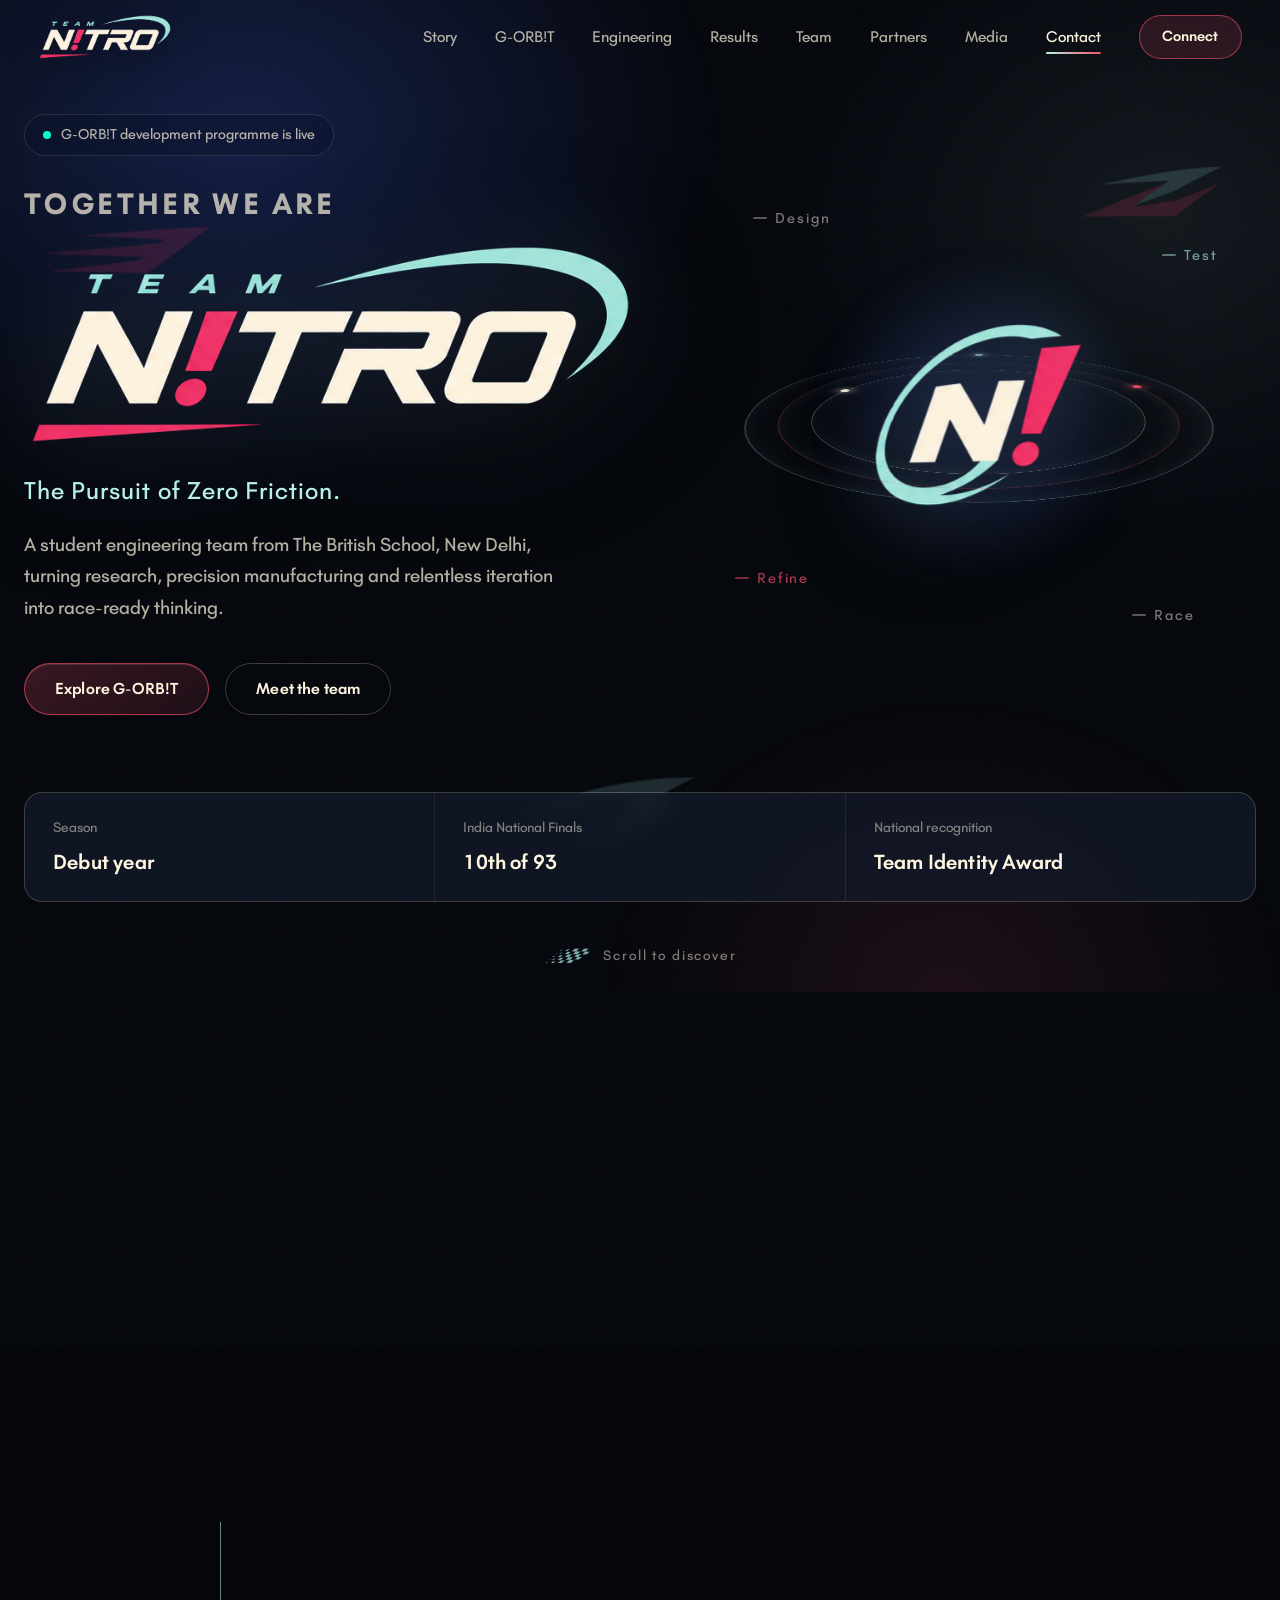
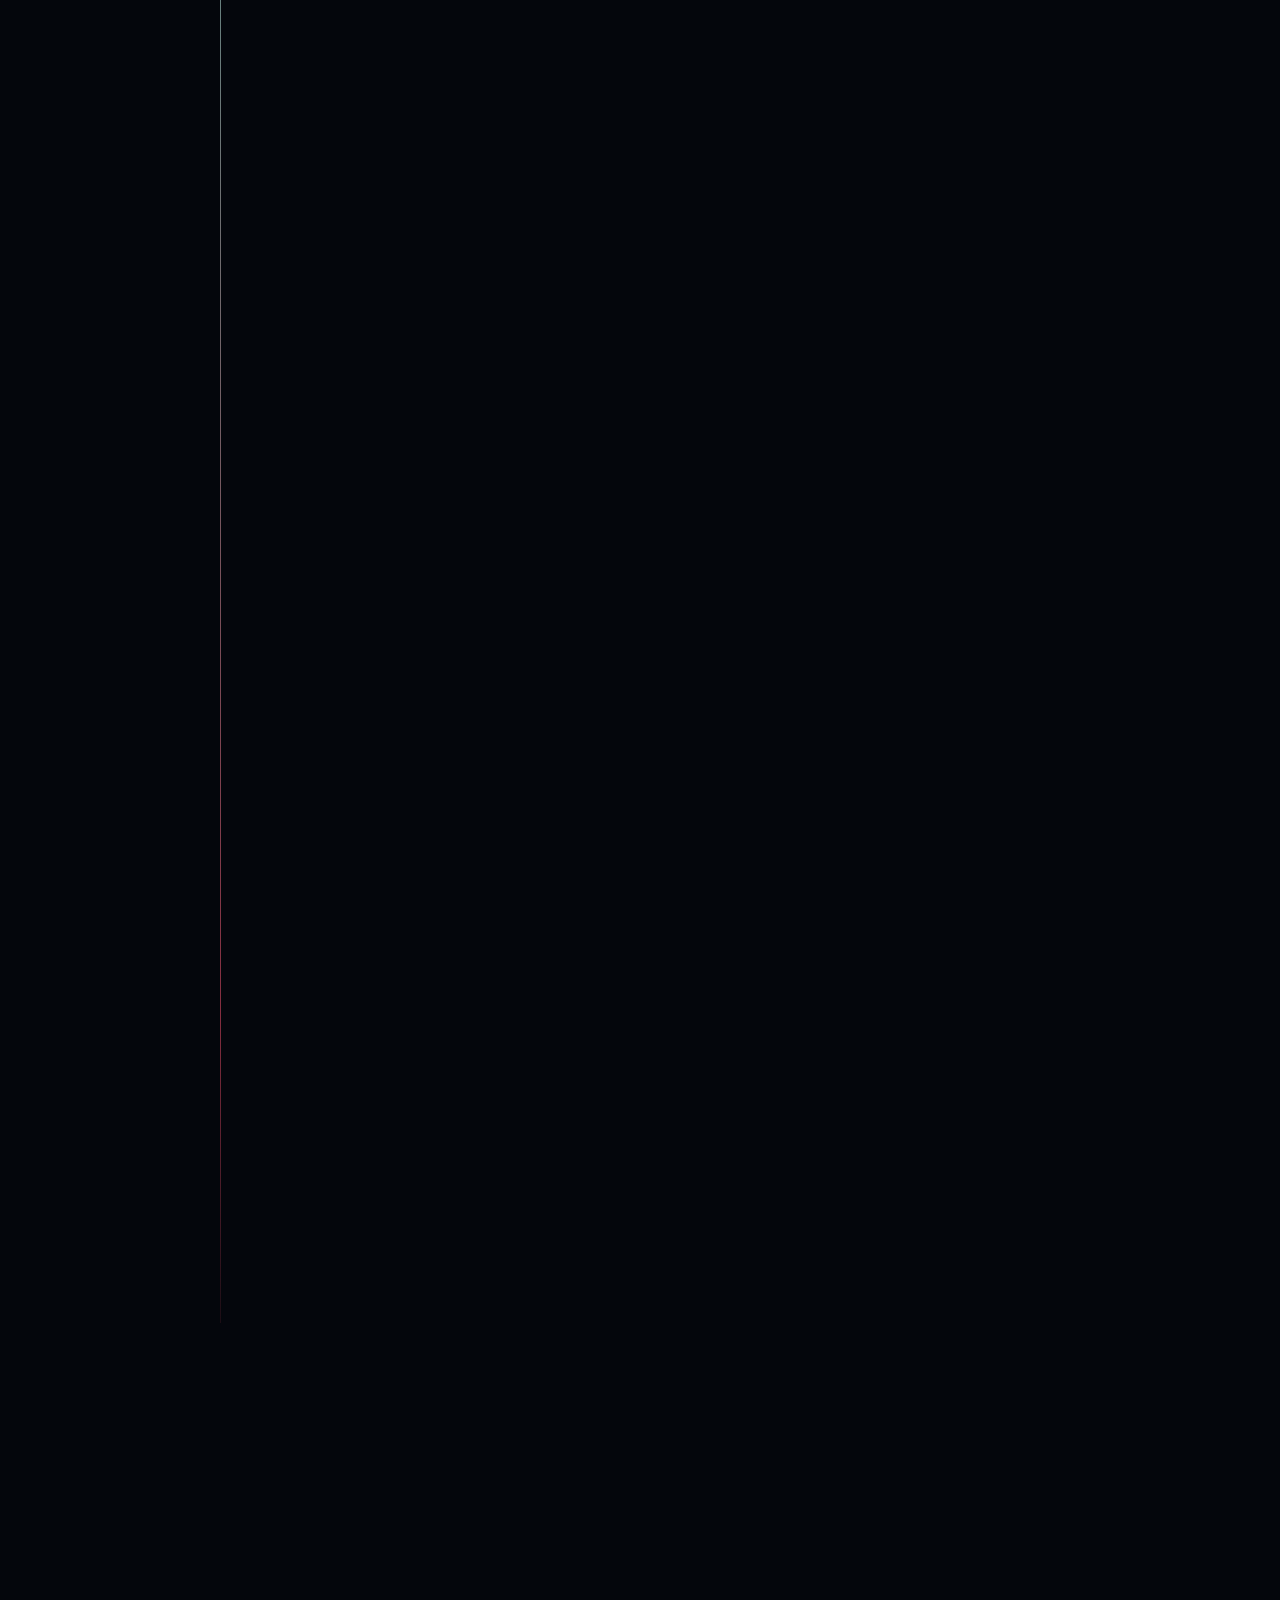
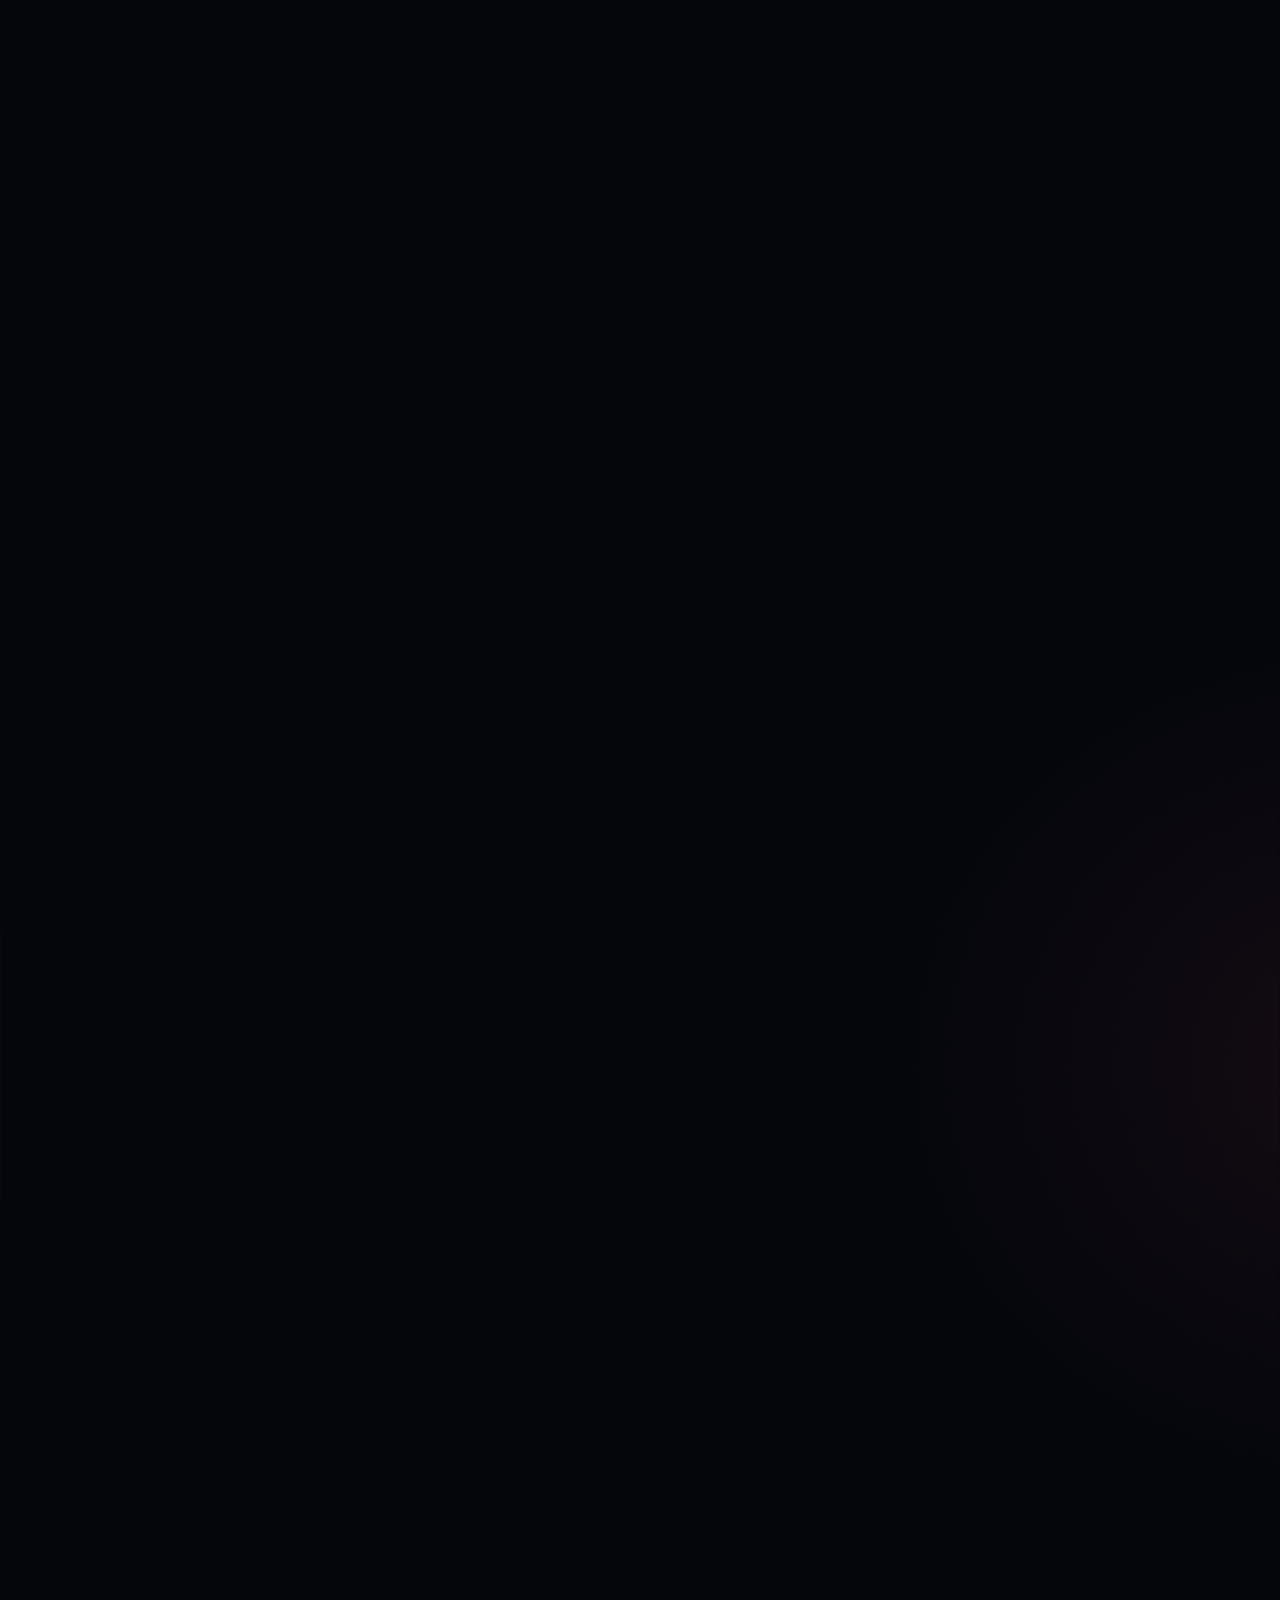
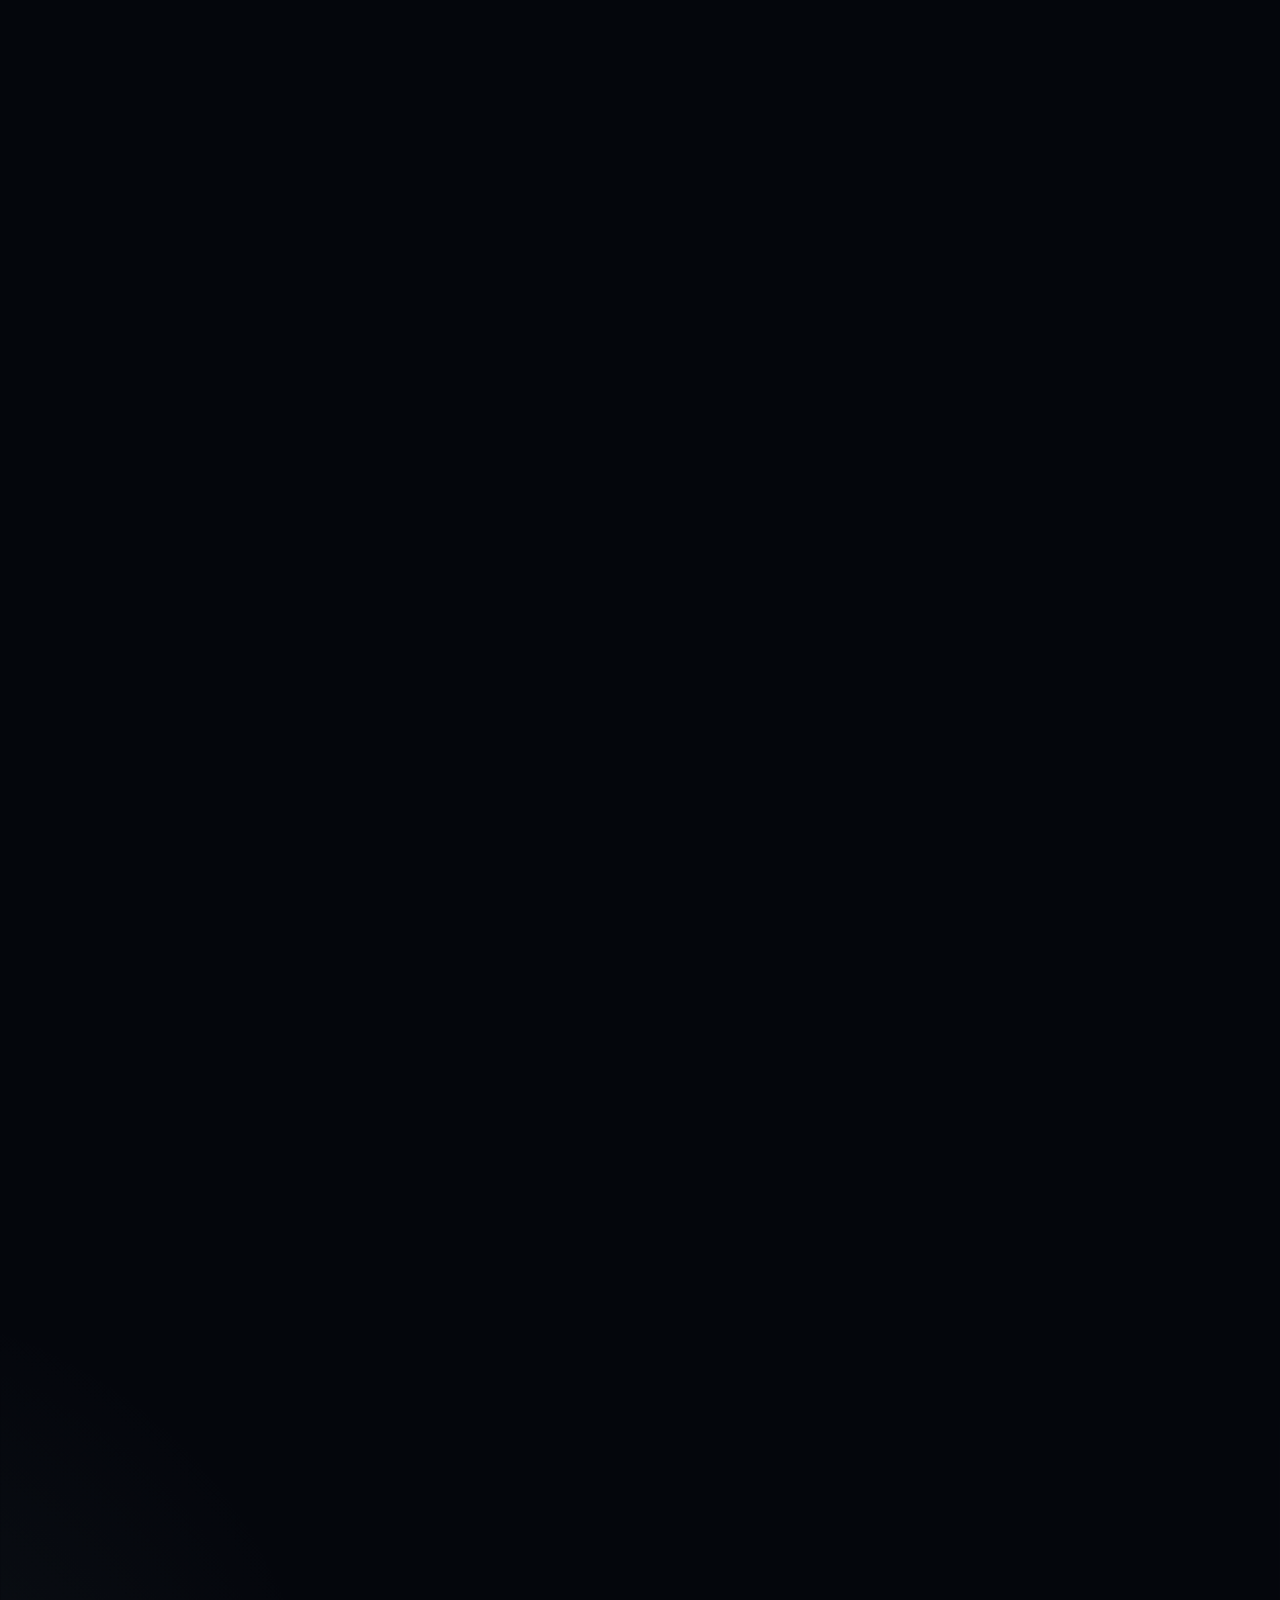
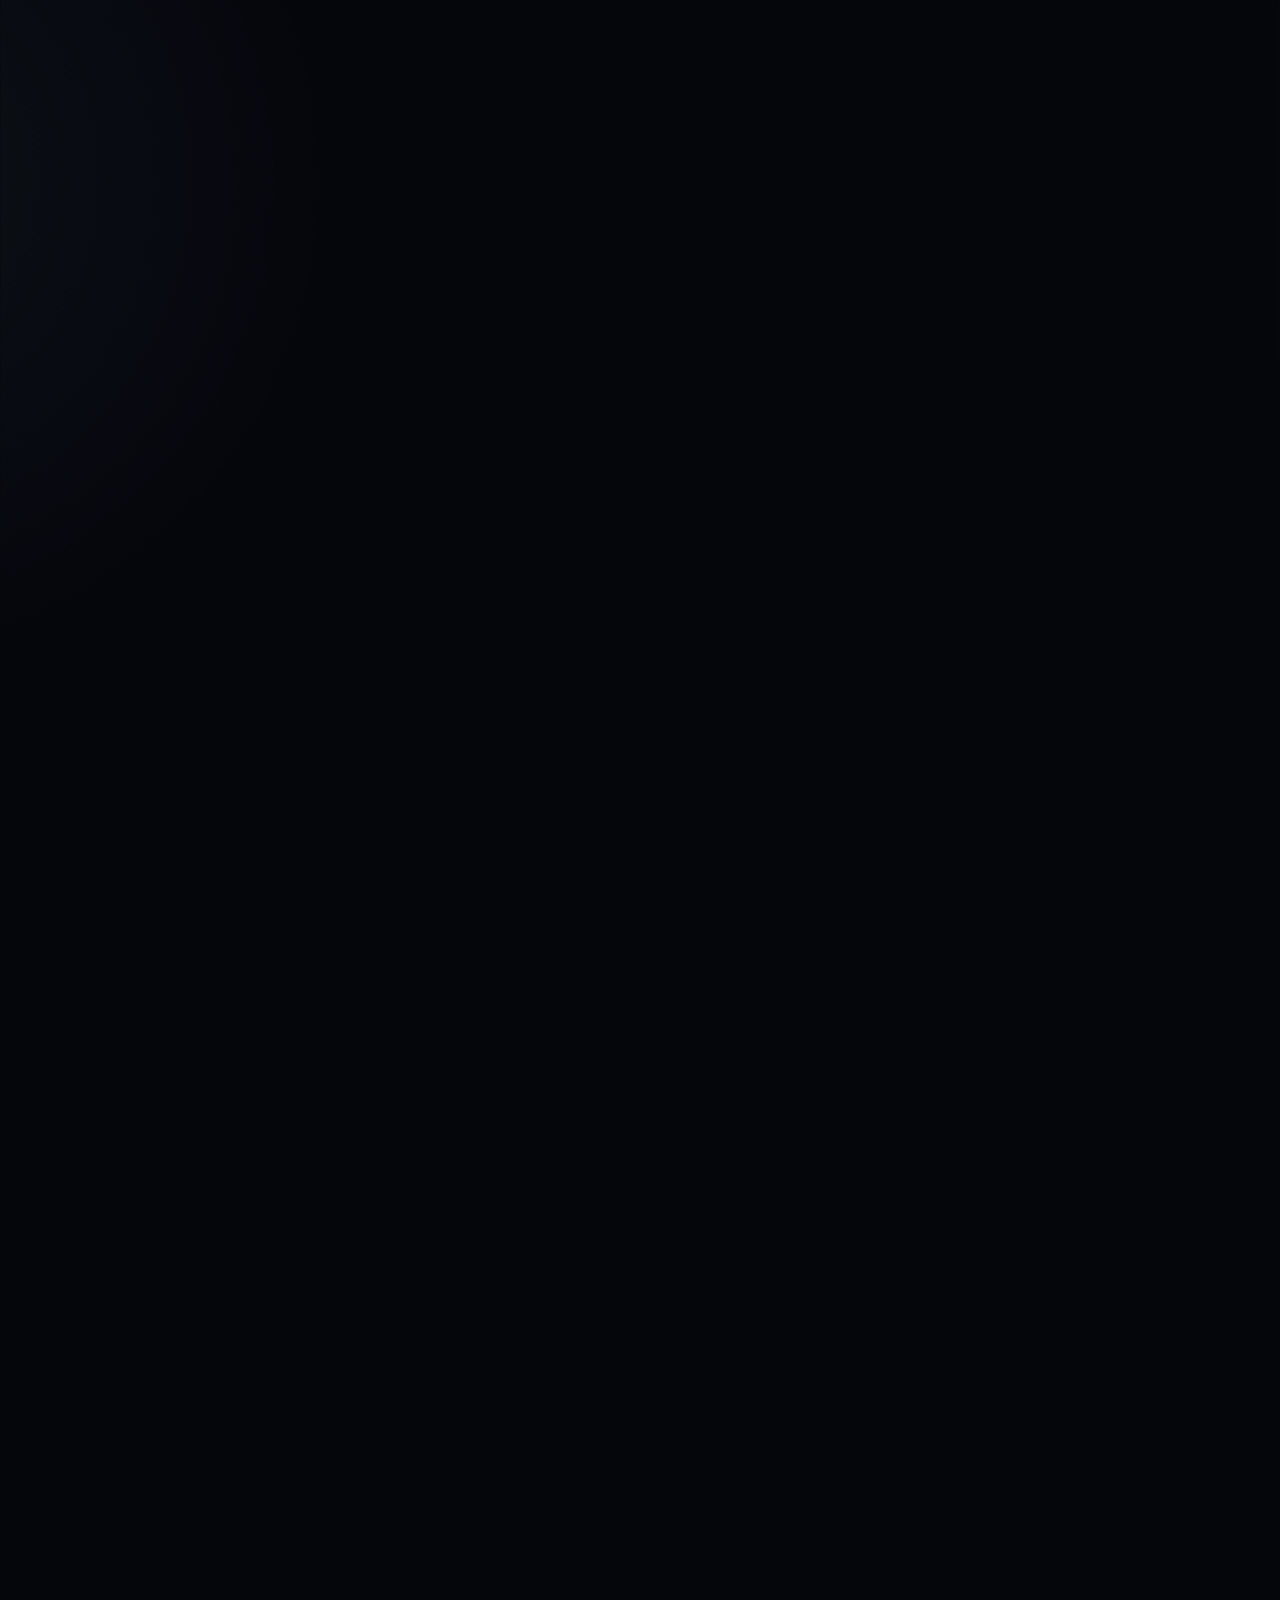
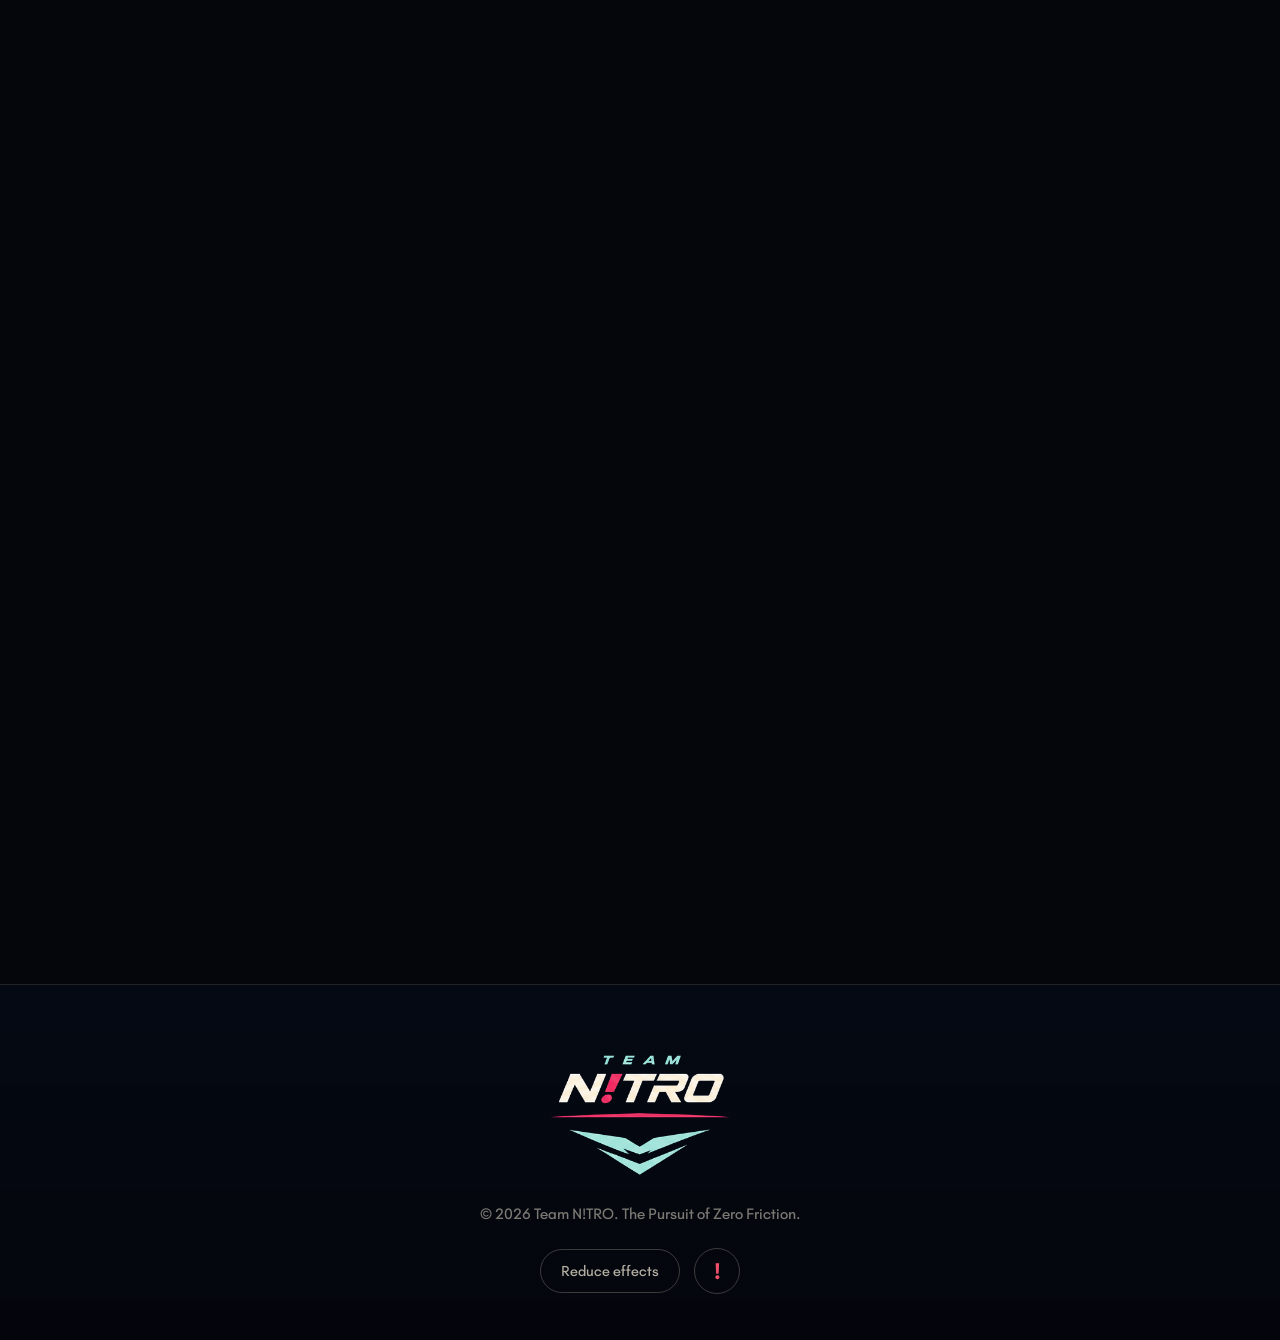
<file: index.html>
<!doctype html>
<html lang="en" class="no-js">
<head>
  <meta charset="utf-8">
  <meta name="viewport" content="width=device-width, initial-scale=1">
  <title>Team N!TRO | The Pursuit of Zero Friction</title>
  <meta name="description" content="Team N!TRO is a student engineering team from The British School, New Delhi, competing in STEM Racing India. Discover G-ORB!T, our engineering process, team and national journey.">
  <meta name="theme-color" content="#04060c">
  <meta name="color-scheme" content="dark">
  <meta property="og:type" content="website">
  <meta property="og:title" content="Team N!TRO | The Pursuit of Zero Friction">
  <meta property="og:description" content="Meet Team N!TRO and explore G-ORB!T, our next student-engineered STEM Racing car.">
  <meta property="og:url" content="https://teamnitro.org/">
  <meta property="og:site_name" content="Team N!TRO">
  <meta property="og:image" content="https://teamnitro.org/assets/og-image.png">
  <meta property="og:image:width" content="1200">
  <meta property="og:image:height" content="630">
  <meta name="twitter:card" content="summary_large_image">
  <meta name="twitter:title" content="Team N!TRO | The Pursuit of Zero Friction">
  <meta name="twitter:description" content="A student engineering team pursuing better ideas, cleaner airflow and faster learning.">
  <meta name="twitter:image" content="https://teamnitro.org/assets/og-image.png">
  <link rel="canonical" href="https://teamnitro.org/">
  <link rel="icon" type="image/png" href="assets/favicon.png">
  <link rel="apple-touch-icon" href="assets/apple-touch-icon.png">
  <link rel="preload" href="fonts/GlacialIndifference-Regular.woff2" as="font" type="font/woff2" crossorigin>
  <link rel="preload" href="fonts/GlacialIndifference-Bold.woff2" as="font" type="font/woff2" crossorigin>
  <link rel="preload" href="assets/logo-primary.png" as="image">
  <link rel="stylesheet" href="css/styles.css">
  <script>document.documentElement.classList.remove('no-js');document.documentElement.classList.add('js');</script>
  <script src="js/app.js" defer></script>
  <script type="application/ld+json">
  {
    "@context": "https://schema.org",
    "@type": "SportsTeam",
    "name": "Team N!TRO",
    "sport": "STEM Racing",
    "url": "https://teamnitro.org/",
    "email": "teamnitro.f1.stem@gmail.com",
    "logo": "https://teamnitro.org/assets/logo-emblem.png",
    "sameAs": ["https://www.instagram.com/teamnitro_tbs/"]
  }
  </script>
</head>
<body>
  <a class="skip-link" href="#main-content">Skip to content</a>

  <div class="boot" id="boot" aria-hidden="true">
    <div class="boot__field"></div>
    <div class="boot__badge">
      <img src="assets/badge-circular.png" alt="" width="208" height="208" decoding="async">
    </div>
    <img class="boot__wordmark" src="assets/wordmark.png" alt="" width="377" height="98" decoding="async">
    <p class="boot__line">Engineering the next thousandth</p>
    <span class="boot__skip">Click anywhere to skip</span>
  </div>

  <div class="progress" aria-hidden="true"><span id="scroll-progress"></span></div>
  <div class="cursor cursor--ring" aria-hidden="true"></div>

  <header class="site-header" id="site-header">
    <a class="brand magnetic" href="#home" aria-label="Team N!TRO home">
      <img class="brand__lockup" src="assets/logo-primary.png" alt="" width="715" height="246" decoding="async">
      <span class="sr-only">Team N!TRO</span>
    </a>

    <button class="menu-toggle" type="button" aria-expanded="false" aria-controls="site-nav">
      <span aria-hidden="true"></span><span aria-hidden="true"></span>
      <span class="sr-only">Open navigation</span>
    </button>

    <nav class="site-nav" id="site-nav" aria-label="Primary">
      <a href="#story">Story</a>
      <a href="#gorbit">G-ORB!T</a>
      <a href="#engineering">Engineering</a>
      <a href="#achievements">Results</a>
      <a href="#team">Team</a>
      <a href="#partners">Partners</a>
      <a href="#media">Media</a>
      <a href="#contact">Contact</a>
    </nav>

    <a class="button button--pink button--compact magnetic header-connect" href="#contact">Connect</a>
  </header>

  <main id="main-content">

    <section class="hero" id="home" aria-labelledby="hero-title">
      <div class="hero__aurora" aria-hidden="true"></div>
      <div class="hero__streaks" aria-hidden="true">
        <img class="hero__streak hero__streak--speed" src="assets/marks/motion-speed.png" alt="" width="141" height="49" decoding="async">
        <img class="hero__streak hero__streak--z" src="assets/marks/motion-z.png" alt="" width="131" height="56" decoding="async">
        <img class="hero__streak hero__streak--swoosh" src="assets/marks/motion-swoosh.png" alt="" width="119" height="54" decoding="async">
      </div>
      <div class="hero__grid section-shell">
        <div class="hero__content">
          <p class="hero__status reveal"><span class="pulse-dot" aria-hidden="true"></span>G-ORB!T development programme is live</p>
          <h1 id="hero-title" class="hero__title reveal"><span class="hero__title-line">Together we are</span><img class="hero__lockup" src="assets/logo-primary.png" alt="Team N!TRO" width="715" height="246" decoding="async"></h1>
          <p class="hero__motto reveal">The Pursuit of Zero Friction.</p>
          <p class="hero__lead reveal">A student engineering team from The British School, New Delhi, turning research, precision manufacturing and relentless iteration into race-ready thinking.</p>
          <div class="hero__actions reveal">
            <a class="button button--primary magnetic" href="#gorbit">Explore G-ORB!T</a>
            <a class="button button--quiet magnetic" href="#team">Meet the team</a>
          </div>
        </div>

        <div class="atom reveal" id="atom">
          <div class="atom__tilt" id="atom-tilt">
            <div class="atom__halo" aria-hidden="true"></div>
            <div class="atom__ring atom__ring--a"><span class="atom__spin"><i class="atom__electron atom__electron--mint"></i></span></div>
            <div class="atom__ring atom__ring--b"><span class="atom__spin"><i class="atom__electron atom__electron--pink"></i></span></div>
            <div class="atom__ring atom__ring--c"><span class="atom__spin"><i class="atom__electron atom__electron--vanilla"></i></span></div>
            <!-- Activity Monitor link: change href to its full URL if the HQ is hosted separately -->
            <a class="atom__core" id="atom-core" href="hq/index.html" aria-label="Open the Team N!TRO Activity Monitor" title="Open the Team N!TRO Activity Monitor">
              <img src="assets/logo-emblem.png" alt="" width="263" height="263" decoding="async">
            </a>
          </div>
          <span class="atom__label atom__label--design" aria-hidden="true">Design</span>
          <span class="atom__label atom__label--test" aria-hidden="true">Test</span>
          <span class="atom__label atom__label--refine" aria-hidden="true">Refine</span>
          <span class="atom__label atom__label--race" aria-hidden="true">Race</span>
          <span class="atom__hint" aria-hidden="true">Tap the emblem for Team HQ</span>
        </div>
      </div>

      <div class="hero__proof section-shell reveal">
        <div><small>Season</small><strong>Debut year</strong></div>
        <div><small>India National Finals</small><strong>10th of 93</strong></div>
        <div><small>National recognition</small><strong>Team Identity Award</strong></div>
      </div>

      <a class="scroll-cue" href="#story"><img src="assets/marks/motion-checker.png" alt="" width="135" height="56" decoding="async">Scroll to discover</a>
    </section>

    <section class="story section-shell section-pad" id="story" aria-labelledby="story-title">
      <div class="section-heading reveal">
        <img class="section-heading__mark" src="assets/marks/motion-speed.png" alt="" width="141" height="49" loading="lazy" decoding="async">
        <h2 id="story-title" class="slashed">Built in public.<br><em>Refined in motion.</em></h2>
        <p>N!TRO began as a student team and grew into a connected engineering programme: design, testing, enterprise and identity moving with one purpose.</p>
      </div>

      <ol class="timeline" aria-label="Team N!TRO timeline">
        <li class="timeline__item reveal">
          <time datetime="2025-09">Sep 2025</time>
          <div class="timeline__body"><h3>Team formation</h3><p>The first N!TRO structure takes shape, bringing technical and enterprise roles into one competition team.</p></div>
        </li>
        <li class="timeline__item reveal">
          <time datetime="2025-10">Oct 2025</time>
          <div class="timeline__body"><h3>Digital identity launched</h3><p>The website and Instagram presence establish a public home for the project and its evolving identity.</p></div>
        </li>
        <li class="timeline__item reveal">
          <time datetime="2025-12">Dec 2025</time>
          <div class="timeline__body"><h3>Design begins</h3><p>Research moves into initial CAD development, guided by regulations, airflow priorities and manufacturability.</p></div>
        </li>
        <li class="timeline__item reveal">
          <time datetime="2026-01">Jan 2026</time>
          <div class="timeline__body"><h3>First design pass</h3><p>The car concept becomes a working system ready for structured review and iteration.</p></div>
        </li>
        <li class="timeline__item reveal">
          <time datetime="2026-03">Mar 2026</time>
          <div class="timeline__body"><h3>Portfolio development</h3><p>Engineering decisions, project management and enterprise work begin their first documented pass.</p></div>
        </li>
        <li class="timeline__item reveal">
          <time datetime="2026-04">Apr 2026</time>
          <div class="timeline__body"><h3>Manufacturing and test network</h3><p>Digital ideas become physical parts through foam machining, additive manufacturing and hands-on finishing, supported by specialist collaboration and external testing insight.</p></div>
        </li>
        <li class="timeline__item timeline__item--highlight reveal">
          <time datetime="2026-05-10">10 May 2026</time>
          <div class="timeline__body"><h3>Regional Finals</h3><p>N!TRO places third in a field of 57 teams, earning a place at the India National Finals.</p></div>
        </li>
        <li class="timeline__item timeline__item--flag reveal">
          <time datetime="2026-07-31">31 Jul to 2 Aug 2026</time>
          <div class="timeline__body"><h3>India National Finals</h3><p>A tenth-place national finish from 93 teams, the Team Identity Award and a Best Pit Display nomination close a remarkable debut season.</p></div>
        </li>
        <li class="timeline__item reveal">
          <time datetime="2026-08">Aug 2026 onward</time>
          <div class="timeline__body"><h3>From ORB!TUS to G-ORB!T</h3><p>Lessons from the completed ORB!TUS programme feed directly into a new platform, with deeper work on airflow, wheel architecture and manufacturing.</p></div>
        </li>
      </ol>
    </section>

    <section class="gorbit section-pad" id="gorbit" aria-labelledby="gorbit-title">
      <div class="section-shell">
        <div class="product-intro reveal">
          <img class="section-heading__mark" src="assets/marks/icon-orbit.png" alt="" width="123" height="123" loading="lazy" decoding="async">
          <p class="product-intro__status"><span class="pulse-dot" aria-hidden="true"></span>Active development platform</p>
          <h2 id="gorbit-title">G<span class="dash">-</span>ORB<em>!</em>T</h2>
          <p>Not a cosmetic update. A fresh engineering direction shaped around cleaner transitions, controlled airflow and a faster build, test and learn cycle.</p>
        </div>

        <div class="feature-lab reveal" data-glass>
          <div class="feature-lab__stage" id="feature-panel" role="tabpanel" aria-live="polite">
            <p class="feature-lab__index" id="feature-index">01 / 09</p>
            <div class="feature-lab__word" aria-hidden="true">G-ORB!T</div>
            <img class="feature-lab__orbit" src="assets/marks/icon-orbit.png" alt="" width="123" height="123" loading="lazy" decoding="async">
            <img class="feature-lab__mark" id="feature-mark" src="assets/marks/motion-swoosh.png" alt="" width="119" height="54" loading="lazy" decoding="async">
            <div class="feature-lab__copy">
              <p class="feature-lab__kicker" id="feature-kicker">Front architecture</p>
              <h3 id="feature-title">Parabolic ogive nose cone</h3>
              <div class="feature-lab__text" id="feature-copy"><p>A smooth, progressive nose profile designed to guide air around the body without abrupt changes in direction.</p></div>
              <ul class="feature-lab__tags" id="feature-tags" aria-label="Feature tags"></ul>
            </div>
            <div class="feature-lab__meter" aria-hidden="true"><span id="feature-meter"></span></div>
          </div>
          <div class="feature-list" role="tablist" aria-label="G-ORB!T features" aria-orientation="vertical">
            <button type="button" role="tab" aria-selected="true" aria-controls="feature-panel" data-feature="0"><span>01</span>Ogive nose</button>
            <button type="button" role="tab" aria-selected="false" aria-controls="feature-panel" data-feature="1"><span>02</span>Halo Node</button>
            <button type="button" role="tab" aria-selected="false" aria-controls="feature-panel" data-feature="2"><span>03</span>Triple-spoke wheels</button>
            <button type="button" role="tab" aria-selected="false" aria-controls="feature-panel" data-feature="3"><span>04</span>Split sides</button>
            <button type="button" role="tab" aria-selected="false" aria-controls="feature-panel" data-feature="4"><span>05</span>Convex sidepods</button>
            <button type="button" role="tab" aria-selected="false" aria-controls="feature-panel" data-feature="5"><span>06</span>Streamlined underside</button>
            <button type="button" role="tab" aria-selected="false" aria-controls="feature-panel" data-feature="6"><span>07</span>Side cut-outs</button>
            <button type="button" role="tab" aria-selected="false" aria-controls="feature-panel" data-feature="7"><span>08</span>Bach wing</button>
            <button type="button" role="tab" aria-selected="false" aria-controls="feature-panel" data-feature="8"><span>09</span>Research to manufacture</button>
          </div>
        </div>
      </div>
    </section>

    <section class="engineering section-shell section-pad" id="engineering" aria-labelledby="engineering-title">
      <div class="section-heading section-heading--wide reveal">
        <img class="section-heading__mark" src="assets/marks/motion-z.png" alt="" width="131" height="56" loading="lazy" decoding="async">
        <h2 id="engineering-title" class="slashed">One loop.<br><em>Many disciplines.</em></h2>
        <p>Every part travels through a shared cycle: question, model, test, make and review. Claims stay attached to evidence; ideas stay open to change.</p>
      </div>

      <div class="engineering-tabs reveal">
        <div class="tab-list" role="tablist" aria-label="Engineering disciplines">
          <button type="button" role="tab" aria-selected="true" aria-controls="panel-aero" id="tab-aero" data-eng-tab="aero">Aerodynamics</button>
          <button type="button" role="tab" aria-selected="false" aria-controls="panel-cad" id="tab-cad" data-eng-tab="cad">CAD and iteration</button>
          <button type="button" role="tab" aria-selected="false" aria-controls="panel-test" id="tab-test" data-eng-tab="test">Testing</button>
          <button type="button" role="tab" aria-selected="false" aria-controls="panel-make" id="tab-make" data-eng-tab="make">Manufacturing</button>
          <button type="button" role="tab" aria-selected="false" aria-controls="panel-systems" id="tab-systems" data-eng-tab="systems">Systems</button>
        </div>

        <div class="eng-panel" id="panel-aero" role="tabpanel" aria-labelledby="tab-aero" data-eng-panel="aero" data-glass>
          <div><p class="eng-panel__kicker">Airflow first</p><h3>Aerodynamics as a connected system.</h3><p>The nose, Halo Node, split sides, sidepods, underside, cut-outs and rear wing are reviewed together, because a local change can alter the flow experienced downstream.</p></div>
          <ul><li>Parabolic ogive development</li><li>Boundary transitions and attached flow</li><li>Underbody and side-flow management</li><li>Rear-wing concept development</li></ul>
        </div>
        <div class="eng-panel" id="panel-cad" role="tabpanel" aria-labelledby="tab-cad" data-eng-panel="cad" data-glass hidden>
          <div><p class="eng-panel__kicker">Model, review, repeat</p><h3>CAD built for decisions, not decoration.</h3><p>Concepts are iterated against competition regulations, aerodynamic intent, part interfaces and the realities of manufacturing before physical production begins.</p></div>
          <ul><li>Iterative geometry development</li><li>Regulation-aware packaging</li><li>Component interface reviews</li><li>Design-for-manufacture checks</li></ul>
        </div>
        <div class="eng-panel" id="panel-test" role="tabpanel" aria-labelledby="tab-test" data-eng-panel="test" data-glass hidden>
          <div><p class="eng-panel__kicker">Evidence over assumption</p><h3>Multiple ways to challenge an idea.</h3><p>CFD and smoke-tunnel observations are used alongside external testing conversations. Work with BITS Pilani Formula Bharat brought ANSYS-based insight into nose and floor development.</p></div>
          <ul><li>CFD comparison</li><li>Smoke-tunnel observation</li><li>ANSYS collaboration</li><li>Physical fit and rolling checks</li></ul>
        </div>
        <div class="eng-panel" id="panel-make" role="tabpanel" aria-labelledby="tab-make" data-eng-panel="make" data-glass hidden>
          <div><p class="eng-panel__kicker">Digital to physical</p><h3>Purpose-led process selection.</h3><p>The car combines a polyurethane foam body with PA12 Nylon components produced through SLS and MJF workflows. In-house prototypes accelerate fit checks before final manufacture.</p></div>
          <ul><li>Polyurethane foam body</li><li>SLS and MJF processes</li><li>PA12 Nylon functional parts</li><li>Bambu Lab P1S prototyping</li></ul>
        </div>
        <div class="eng-panel" id="panel-systems" role="tabpanel" aria-labelledby="tab-systems" data-eng-panel="systems" data-glass hidden>
          <div><p class="eng-panel__kicker">Small parts, system impact</p><h3>Wheels, bearings and Halo trials.</h3><p>Wheel geometry and bearing fit are developed as a system. Halo experiments compared translucent PLA with heavier resin trials, then moved through finishing and assembly reviews.</p></div>
          <ul><li>Triple-spoke wheel development</li><li>Bearing selection and fit</li><li>Translucent PLA Halo trials</li><li>Resin and finish comparison</li></ul>
        </div>
      </div>

      <div class="process-strip reveal" aria-label="Engineering process">
        <div><span>01</span><strong>Question</strong></div><i aria-hidden="true"></i>
        <div><span>02</span><strong>Model</strong></div><i aria-hidden="true"></i>
        <div><span>03</span><strong>Test</strong></div><i aria-hidden="true"></i>
        <div><span>04</span><strong>Make</strong></div><i aria-hidden="true"></i>
        <div><span>05</span><strong>Review</strong></div>
      </div>
    </section>

    <section class="achievements section-pad" id="achievements" aria-labelledby="achievements-title">
      <div class="section-shell">
        <div class="section-heading reveal">
          <img class="section-heading__mark" src="assets/marks/icon-flag.png" alt="" width="125" height="61" loading="lazy" decoding="async">
        <h2 id="achievements-title" class="slashed">A debut that<br><em>set the standard.</em></h2>
          <p>One season. Two competitive stages. A national result and an identity recognised on the biggest stage of the year.</p>
        </div>
        <div class="results-grid">
          <article class="result result--primary reveal" data-glass><span class="result__stage">Regional Finals</span><strong><b data-counter="3">0</b><sup>rd</sup></strong><p>Third place in a field of <b>57 teams</b>.</p></article>
          <article class="result reveal" data-glass><span class="result__stage">India National Finals</span><strong><b data-counter="10">0</b><sup>th</sup></strong><p>Tenth overall from <b>93 teams</b>.</p></article>
          <article class="result result--award reveal" data-glass><span class="result__stage">National award</span><strong>Identity</strong><p><b>Team Identity Award</b> winner.</p></article>
          <article class="result reveal" data-glass><span class="result__stage">National nomination</span><strong>Pit</strong><p>Nominated for <b>Best Pit Display</b>.</p></article>
        </div>
      </div>
    </section>

    <section class="team section-shell section-pad" id="team" aria-labelledby="team-title">
      <div class="section-heading reveal">
        <img class="section-heading__mark" src="assets/marks/icon-n.png" alt="" width="119" height="119" loading="lazy" decoding="async">
        <h2 id="team-title" class="slashed">Different roles.<br><em>One trajectory.</em></h2>
        <p>Five competition members connect technical, creative and enterprise work. One senior consultant adds experience without occupying a competition role.</p>
      </div>

      <div class="team-grid">
        <details class="member-card reveal" data-glass>
          <summary><span class="member-card__number">01</span><div><h3>Aariv Sid Pandey</h3><p>Marketing Manager, Sponsorship Manager and Digital Presence Lead</p></div><span class="member-card__toggle" aria-hidden="true"></span></summary>
          <div class="member-card__body"><p>Coordinates the team&rsquo;s external voice, sponsor relationships and digital presence across the competition journey.</p></div>
        </details>
        <details class="member-card reveal" data-glass>
          <summary><span class="member-card__number">02</span><div><h3>Aryeh Vij</h3><p>Manufacturing Engineer, Co-Design Engineer and Technical Lead</p></div><span class="member-card__toggle" aria-hidden="true"></span></summary>
          <div class="member-card__body"><p>Connects technical direction, design development and physical manufacturing so components work as one race-ready system.</p></div>
        </details>
        <details class="member-card reveal" data-glass>
          <summary><span class="member-card__number">03</span><div><h3>Rehnuma Ramchandani</h3><p>Design Engineer and Co-Manufacturing Engineer</p></div><span class="member-card__toggle" aria-hidden="true"></span></summary>
          <div class="member-card__body"><p>Develops car geometry and supports the transition from digital design to accurate, practical manufacture.</p></div>
        </details>
        <details class="member-card reveal" data-glass>
          <summary><span class="member-card__number">04</span><div><h3>Vivaan Puri</h3><p>Aerodynamics Specialist, Non-Technical Lead and Resource Manager</p></div><span class="member-card__toggle" aria-hidden="true"></span></summary>
          <div class="member-card__body"><p>Supports aerodynamic reasoning while coordinating non-technical work and the resources needed to keep the programme moving.</p></div>
        </details>
        <details class="member-card reveal" data-glass>
          <summary><span class="member-card__number">05</span><div><h3>Aarna Batra</h3><p>Project Manager, Graphic Designer and Portfolio Head</p></div><span class="member-card__toggle" aria-hidden="true"></span></summary>
          <div class="member-card__body"><p>Owns project coordination, visual communication and the portfolio system that documents N!TRO&rsquo;s decisions and progress.</p></div>
        </details>
        <details class="member-card member-card--consultant reveal" data-glass>
          <summary><span class="member-card__number member-card__number--tag">Consultant</span><div><h3>Anay Agarwal</h3><p>Senior Consultant, outside the competition roster</p></div><span class="member-card__toggle" aria-hidden="true"></span></summary>
          <div class="member-card__body"><p>Provides senior guidance and continuity to the team as a consultant, separate from the official competition roster.</p></div>
        </details>
      </div>
    </section>

    <section class="partners section-pad" id="partners" aria-labelledby="partners-title">
      <div class="section-shell">
        <div class="section-heading section-heading--wide reveal">
          <img class="section-heading__mark" src="assets/marks/icon-star.png" alt="" width="103" height="103" loading="lazy" decoding="async">
        <h2 id="partners-title" class="slashed">An engineering<br><em>network.</em></h2>
          <p>Industry, education and specialist manufacturing partners expand what a student team can test, build and communicate.</p>
        </div>
        <div class="partner-wall reveal" aria-label="Team N!TRO partners and collaborators">
          <div><strong>Betadine</strong><span>Support partner</span></div>
          <div><strong>Safexpress</strong><span>Logistics partner</span></div>
          <div><strong>BMW Infinity</strong><span>Industry collaborator</span></div>
          <div><strong>Jaypee Brothers</strong><span>Project support</span></div>
          <div><strong>Stemplify India</strong><span>Manufacturing collaborator</span></div>
          <div><strong>Fusion IIID</strong><span>Additive manufacturing</span></div>
          <div><strong>BITS Pilani Formula Bharat</strong><span>Testing collaborator</span></div>
          <div><strong>IIT Bharat F1</strong><span>Engineering collaborator</span></div>
          <div><strong>Saregama</strong><span>Creative support</span></div>
          <div><strong>Starwire</strong><span>Industry support</span></div>
          <div><strong>BP</strong><span>Support partner</span></div>
          <div><strong>OpenAir</strong><span>Support partner</span></div>
          <div><strong>GMR</strong><span>Support partner</span></div>
        </div>
        <p class="partner-note reveal">Organisation names are presented without recreated marks; only supplied official artwork is used on this site.</p>
      </div>
    </section>

    <section class="media section-shell section-pad" id="media" aria-labelledby="media-title">
      <div class="section-heading reveal">
        <img class="section-heading__mark" src="assets/marks/motion-checker.png" alt="" width="135" height="56" loading="lazy" decoding="async">
        <h2 id="media-title" class="slashed">The programme,<br><em>without fiction.</em></h2>
        <p>A filterable record built only from supplied or published material. No stock cars, invented team photographs or simulated competition scenes.</p>
      </div>
      <div class="media-filters reveal" role="group" aria-label="Filter media index">
        <button type="button" class="is-active" data-filter="all" aria-pressed="true">All</button>
        <button type="button" data-filter="cars" aria-pressed="false">Cars</button>
        <button type="button" data-filter="manufacturing" aria-pressed="false">Manufacturing</button>
        <button type="button" data-filter="testing" aria-pressed="false">Testing</button>
        <button type="button" data-filter="competition" aria-pressed="false">Competition</button>
        <button type="button" data-filter="pit" aria-pressed="false">Pit Display</button>
        <button type="button" data-filter="team" aria-pressed="false">Team</button>
        <button type="button" data-filter="partners" aria-pressed="false">Partners</button>
        <button type="button" data-filter="identity" aria-pressed="false">Identity</button>
      </div>
      <div class="media-grid" id="media-grid">
        <button type="button" class="media-card reveal" data-category="cars" data-media-title="ORB!TUS to G-ORB!T" data-media-copy="A programme handover: the completed ORB!TUS platform informs G-ORB!T&rsquo;s new work on nose geometry, split sides, underbody flow, wheel architecture and rear aero."><span>Cars</span><strong>ORB!TUS to G-ORB!T</strong><small>Open field note</small></button>
        <button type="button" class="media-card reveal" data-category="manufacturing" data-media-title="Multi-process manufacturing" data-media-copy="Polyurethane foam, PA12 Nylon, SLS, MJF and in-house Bambu Lab P1S prototyping are selected according to each component&rsquo;s role and the stage of development."><span>Manufacturing</span><strong>Digital becomes physical</strong><small>Open field note</small></button>
        <button type="button" class="media-card reveal" data-category="testing" data-media-title="Challenge every assumption" data-media-copy="CFD comparison, smoke-tunnel observation, physical checks and collaboration-led testing create multiple ways to question a design decision."><span>Testing</span><strong>Evidence, then iteration</strong><small>Open field note</small></button>
        <button type="button" class="media-card reveal" data-category="competition" data-media-title="Regionals to Nationals" data-media-copy="Third at the Regional Finals from 57 teams. Tenth at the India National Finals from 93 teams. A first season built around learning at speed."><span>Competition</span><strong>A national debut</strong><small>Open field note</small></button>
        <button type="button" class="media-card reveal" data-category="pit" data-media-title="Identity in physical space" data-media-copy="N!TRO&rsquo;s pit presentation earned a Best Pit Display nomination, while the wider brand system won the Team Identity Award at the India National Finals."><span>Pit Display</span><strong>Brand meets environment</strong><small>Open field note</small></button>
        <button type="button" class="media-card reveal" data-category="team" data-media-title="A connected team" data-media-copy="Five competition members own distinct but overlapping responsibilities. A senior consultant supports the programme outside the competition roster."><span>Team</span><strong>Roles that interlock</strong><small>Open field note</small></button>
        <button type="button" class="media-card reveal" data-category="partners" data-media-title="Collaboration multiplies capability" data-media-copy="Testing, industry mentorship, specialist manufacture, logistics and project support extend the team&rsquo;s access to tools, knowledge and production pathways."><span>Partners</span><strong>Beyond the classroom</strong><small>Open field note</small></button>
        <button type="button" class="media-card media-card--image reveal" data-category="identity" data-media-title="Official Team N!TRO identity system" data-media-copy="The supplied logo pack defines the official marks and the Vanilla, Diva Pink, Navy and Grape Mint colour system used without redrawing or recolouring."><img src="assets/team-nitro-logo-pack.png" alt="Official Team N!TRO logo pack showing approved marks and colours" width="1536" height="1024" loading="lazy" decoding="async"><span>Identity</span><strong>Official logo system</strong><small>Open artwork</small></button>
      </div>
      <p class="media-empty" id="media-empty" hidden>No verified item is available in this category.</p>

      <div class="identity-strip reveal" aria-label="Team N!TRO identity system">
        <div class="identity-strip__intro">
          <h3>One identity, four colours.</h3>
          <p>The official lockups on their approved backgrounds, and the colour system that won the Team Identity Award at the India National Finals.</p>
        </div>
        <div class="identity-strip__tiles">
          <img src="assets/tiles/lockup-vanilla.png" alt="Team N!TRO lockup on Vanilla" width="350" height="223" loading="lazy" decoding="async">
          <img src="assets/tiles/lockup-pink.png" alt="Team N!TRO lockup on Diva Pink" width="348" height="223" loading="lazy" decoding="async">
          <img src="assets/tiles/lockup-mint.png" alt="Team N!TRO lockup on Grape Mint" width="352" height="223" loading="lazy" decoding="async">
        </div>
        <ul class="identity-strip__swatches">
          <li style="--swatch: #fff6e1"><span aria-hidden="true"></span><strong>Vanilla</strong><small>#FFF6E1</small></li>
          <li style="--swatch: #f04f6a"><span aria-hidden="true"></span><strong>Diva Pink</strong><small>#F04F6A</small></li>
          <li style="--swatch: #0b132b"><span aria-hidden="true"></span><strong>Navy</strong><small>#0B132B</small></li>
          <li style="--swatch: #b7f1e6"><span aria-hidden="true"></span><strong>Grape Mint</strong><small>#B7F1E6</small></li>
        </ul>
      </div>
    </section>

    <section class="contact section-pad" id="contact" aria-labelledby="contact-title">
      <div class="section-shell contact__grid">
        <div class="contact__copy reveal">
          <img class="contact__seal" src="assets/badge-circular.png" alt="" width="208" height="208" loading="lazy" decoding="async">
          <h2 id="contact-title" class="slashed">Build the next<br><em>lap with us.</em></h2>
          <p>For collaboration, sponsorship, engineering mentorship or competition enquiries, connect with Team N!TRO.</p>
          <div class="contact-links">
            <a href="mailto:teamnitro.f1.stem@gmail.com"><small>Email</small><strong>teamnitro.f1.stem@gmail.com</strong></a>
            <a href="https://teamnitro.org/" target="_blank" rel="noopener"><small>Website</small><strong>teamnitro.org</strong></a>
            <a href="https://www.instagram.com/teamnitro_tbs/" target="_blank" rel="noopener"><small>Instagram</small><strong>@teamnitro_tbs</strong></a>
          </div>

          <div class="fortune-zone">
            <p class="fortune-zone__hint" id="fortune-hint">Crack the cookie for today&rsquo;s engineering fortune</p>
            <button class="fortune-cookie" id="fortune-cookie" type="button" aria-describedby="fortune-hint" aria-haspopup="dialog">
              <span class="fortune-cookie__shell fortune-cookie__shell--left" aria-hidden="true"></span>
              <span class="fortune-cookie__shell fortune-cookie__shell--right" aria-hidden="true"></span>
              <span class="fortune-cookie__slip" aria-hidden="true"></span>
              <span class="fortune-cookie__spark" aria-hidden="true"></span>
              <span class="fortune-cookie__spark fortune-cookie__spark--two" aria-hidden="true"></span>
              <span class="fortune-cookie__spark fortune-cookie__spark--three" aria-hidden="true"></span>
              <span class="sr-only">Crack open today&rsquo;s engineering fortune</span>
            </button>
          </div>
        </div>

        <form class="contact-form reveal" id="contact-form" novalidate data-glass>
          <div class="form-heading"><h3>Start a conversation</h3><span>Local demo</span></div>
          <label for="name">Name <span aria-hidden="true">*</span></label>
          <input id="name" name="name" type="text" autocomplete="name" required minlength="2" placeholder="Your name">
          <label for="email">Email <span aria-hidden="true">*</span></label>
          <input id="email" name="email" type="email" autocomplete="email" required placeholder="you@example.com">
          <label for="subject">Reason for contact</label>
          <select id="subject" name="subject">
            <option>Engineering collaboration</option><option>Sponsorship</option><option>School or competition enquiry</option><option>Media</option><option>Something else</option>
          </select>
          <label for="message">Message <span aria-hidden="true">*</span></label>
          <textarea id="message" name="message" rows="5" required minlength="10" placeholder="Tell us what you have in mind."></textarea>
          <button class="button button--primary magnetic" type="submit">Validate message</button>
          <p class="form-note">Localhost demonstration only. Your message is validated in this browser and is not transmitted.</p>
          <p class="form-status" id="form-status" role="status" aria-live="polite"></p>
        </form>
      </div>
    </section>
  </main>

  <footer class="footer">
    <div class="section-shell footer__inner">
      <!-- The team badge is the door to the Activity Monitor. Change href if the HQ is hosted elsewhere. -->
      <a class="footer__brand" href="hq/index.html" aria-label="Open the Team N!TRO Activity Monitor" title="Team N!TRO Activity Monitor"><img src="assets/logo-secondary.png" alt="" width="317" height="220" loading="lazy" decoding="async"></a>
      <p>&copy; 2026 Team N!TRO. The Pursuit of Zero Friction.</p>
      <div class="footer__actions">
        <button class="effects-toggle" id="effects-toggle" type="button" aria-pressed="false">Reduce effects</button>
        <button class="mission-trigger" id="mission-trigger" type="button" aria-expanded="false" aria-controls="mission-panel" aria-label="Reveal the N!TRO mission"><em>!</em></button>
      </div>
      <div class="mission-panel" id="mission-panel" hidden>
        <img class="mission-panel__mark" src="assets/marks/motion-z.png" alt="" width="131" height="56" decoding="async">
        <p class="mission-panel__kicker">You found the N!TRO mission</p>
        <strong>Make every iteration count.</strong>
        <p>Question clearly. Build responsibly. Learn together. Leave the next version stronger.</p>
      </div>
    </div>
  </footer>

  <button class="back-top" id="back-top" type="button" aria-label="Back to top"><span aria-hidden="true">&uarr;</span></button>

  <dialog class="lightbox" id="media-dialog" aria-labelledby="media-dialog-title">
    <button class="dialog-close" type="button" data-close-dialog aria-label="Close media view">&#10005;</button>
    <div class="lightbox__visual" id="media-dialog-visual" hidden></div>
    <p class="lightbox__kicker">Verified field note</p>
    <h2 id="media-dialog-title"></h2>
    <p id="media-dialog-copy"></p>
  </dialog>

  <dialog class="fortune-dialog" id="fortune-dialog" aria-labelledby="fortune-title">
    <button class="dialog-close" type="button" data-close-dialog aria-label="Close fortune">&#10005;</button>
    <img class="fortune-dialog__mark" src="assets/marks/icon-n.png" alt="" width="119" height="119" decoding="async">
    <p class="fortune-dialog__kicker">Quote of the day</p>
    <blockquote id="fortune-title"></blockquote>
    <p id="fortune-theme"></p>
    <div class="fortune-dialog__actions">
      <button class="button button--quiet" type="button" id="fortune-reset">Close and reset cookie</button>
      <button class="sound-toggle" type="button" id="sound-toggle" aria-pressed="false">Sound off</button>
    </div>
  </dialog>

  <noscript><div class="noscript">JavaScript is off. All core content remains available; interactive filters, animations, form validation and the fortune cookie require JavaScript.</div></noscript>
</body>
</html>
</file>
<file: css/styles.css>
/* ============================================================
   TEAM N!TRO — design system
   Palette: Void, Navy, Vanilla, Diva Pink, Grape Mint, OLO, Laser
   Type:    Glacial Indifference (Futura-style geometric), one family throughout
   ============================================================ */

@font-face {
  font-family: "Glacial Indifference";
  src: url("../fonts/GlacialIndifference-Regular.woff2") format("woff2");
  font-weight: 400;
  font-display: swap;
}

@font-face {
  font-family: "Glacial Indifference";
  src: url("../fonts/GlacialIndifference-Medium.woff2") format("woff2");
  font-weight: 500;
  font-display: swap;
}

@font-face {
  font-family: "Glacial Indifference";
  src: url("../fonts/GlacialIndifference-SemiBold.woff2") format("woff2");
  font-weight: 600;
  font-display: swap;
}

@font-face {
  font-family: "Glacial Indifference";
  src: url("../fonts/GlacialIndifference-Bold.woff2") format("woff2");
  font-weight: 700;
  font-display: swap;
}

:root {
  --void: #04060c;
  --navy: #0b132b;
  --ink: #071022;
  --vanilla: #fff6e1;
  --pink: #f04f6a;
  --mint: #b7f1e6;
  --olo: #00ffcc;
  --laser: #223474;

  --line: rgba(255, 246, 225, 0.12);
  --line-strong: rgba(255, 246, 225, 0.22);
  --muted: rgba(255, 246, 225, 0.7);
  --faint: rgba(255, 246, 225, 0.48);
  --glass: rgba(11, 19, 43, 0.42);

  --display: "Glacial Indifference", "Futura PT", Futura, "Century Gothic", "Avenir Next", sans-serif;
  --body: "Glacial Indifference", "Futura PT", Futura, "Century Gothic", "Avenir Next", sans-serif;

  --radius-lg: 28px;
  --radius-md: 18px;
  --ease: cubic-bezier(0.22, 1, 0.36, 1);
  --snap: cubic-bezier(0.3, 1.4, 0.4, 1);
  --max: 1240px;
  --header-h: 74px;
  --mx: 50%;
  --my: 0%;
}

*, *::before, *::after { box-sizing: border-box; }

[hidden] { display: none !important; }

html {
  color-scheme: dark;
  scroll-behavior: smooth;
  background: var(--void);
  scrollbar-color: rgba(183, 241, 230, 0.4) var(--void);
  scrollbar-width: thin;
}

body {
  margin: 0;
  overflow-x: hidden;
  color: var(--vanilla);
  background:
    radial-gradient(60rem 42rem at 50% -14%, rgba(34, 52, 116, 0.42), transparent 70%),
    radial-gradient(46rem 40rem at 108% 34%, rgba(240, 79, 106, 0.07), transparent 70%),
    radial-gradient(44rem 44rem at -12% 78%, rgba(183, 241, 230, 0.05), transparent 70%),
    var(--void);
  font-family: var(--body);
  font-size: 17px;
  font-weight: 500;
  line-height: 1.6;
  -webkit-font-smoothing: antialiased;
  text-rendering: optimizeLegibility;
}

/* filmic grain, barely there */
body::after {
  content: "";
  position: fixed;
  inset: -50%;
  z-index: 1;
  pointer-events: none;
  opacity: 0.035;
  background-image: url("data:image/svg+xml,%3Csvg xmlns='http://www.w3.org/2000/svg' width='160' height='160'%3E%3Cfilter id='n'%3E%3CfeTurbulence type='fractalNoise' baseFrequency='0.9' numOctaves='2'/%3E%3C/filter%3E%3Crect width='160' height='160' filter='url(%23n)'/%3E%3C/svg%3E");
}

body.menu-open { overflow: hidden; }

button, input, select, textarea { font: inherit; }
button { color: var(--vanilla); cursor: pointer; }
button, a { -webkit-tap-highlight-color: transparent; }
a { color: var(--vanilla); text-decoration: none; }
img { display: block; max-width: 100%; height: auto; }
h1, h2, h3 { font-family: var(--display); }
h3 { font-weight: 700; }
section[id] { scroll-margin-top: calc(var(--header-h) + 22px); }
main { position: relative; z-index: 2; }

::selection { color: var(--vanilla); background: rgba(240, 79, 106, 0.7); }

:focus-visible {
  outline: 2px solid var(--olo);
  outline-offset: 3px;
  border-radius: 6px;
}

.sr-only {
  position: absolute;
  width: 1px; height: 1px;
  padding: 0; margin: -1px;
  overflow: hidden;
  clip: rect(0, 0, 0, 0);
  white-space: nowrap;
  border: 0;
}

.skip-link {
  position: fixed;
  top: 14px; left: 16px;
  z-index: 3000;
  padding: 12px 20px;
  border: 1px solid var(--olo);
  border-radius: 999px;
  background: var(--navy);
  font-weight: 600;
  transform: translateY(-180%);
  transition: transform 0.25s var(--ease);
}
.skip-link:focus { transform: translateY(0); }

.section-shell {
  width: min(var(--max), calc(100% - 48px));
  margin-inline: auto;
}

.section-pad { padding-block: clamp(104px, 12vw, 176px); }

.story, .engineering, .achievements, .team, .partners, .media, .contact {
  content-visibility: auto;
  contain-intrinsic-size: auto 900px;
}

/* ---------- headings ---------- */

.section-heading {
  display: grid;
  grid-template-columns: minmax(0, 1.5fr) minmax(270px, 0.7fr);
  gap: 32px 7vw;
  align-items: end;
  margin-bottom: clamp(58px, 7.4vw, 104px);
}

.section-heading h2,
.contact__copy h2 {
  margin: 0;
  font-size: clamp(2.6rem, 6vw, 6rem);
  font-weight: 700;
  letter-spacing: -0.02em;
  line-height: 1.1;
  -webkit-text-stroke: 0.022em currentColor;
  paint-order: stroke fill;
}

/* the mint slant mirrors the TEAM / N!TRO pairing in the primary lockup */
.section-heading h2 em,
.contact__copy h2 em {
  display: inline;
  color: var(--mint);
  font-style: oblique;
  font-style: oblique 9deg;
  text-shadow: 0 0 44px rgba(183, 241, 230, 0.28);
}

/* the pink slash under headings echoes the wordmark's underline */
.slashed::after {
  content: "";
  display: block;
  width: 78px;
  height: 5px;
  margin-top: clamp(20px, 2.6vw, 32px);
  background: var(--pink);
  border-radius: 2px;
  transform: skewX(-26deg);
  box-shadow: 0 0 22px rgba(240, 79, 106, 0.55);
}

.section-heading > p {
  margin: 0;
  max-width: 42ch;
  color: var(--muted);
  font-size: clamp(1rem, 1.35vw, 1.14rem);
  line-height: 1.75;
}

.section-heading--wide { grid-template-columns: minmax(0, 1.25fr) minmax(280px, 0.75fr); }

/* ---------- buttons ---------- */

.button {
  --button-shift-x: 0px;
  --button-shift-y: 0px;
  display: inline-flex;
  min-height: 52px;
  align-items: center;
  justify-content: center;
  gap: 12px;
  padding: 0 30px;
  border: 1px solid var(--line-strong);
  border-radius: 999px;
  color: var(--vanilla);
  background: rgba(255, 246, 225, 0.04);
  font-family: var(--body);
  font-size: 0.95rem;
  font-weight: 600;
  letter-spacing: 0.01em;
  transform: translate3d(var(--button-shift-x), var(--button-shift-y), 0);
  transition: border-color 0.3s var(--ease), background 0.3s var(--ease),
              box-shadow 0.3s var(--ease), transform 0.3s var(--ease);
}

.button:hover {
  border-color: rgba(183, 241, 230, 0.55);
  background: rgba(183, 241, 230, 0.07);
  box-shadow: 0 12px 34px rgba(2, 4, 10, 0.6);
}

.button--primary {
  border-color: rgba(240, 79, 106, 0.65);
  background: linear-gradient(140deg, rgba(240, 79, 106, 0.22), rgba(240, 79, 106, 0.1));
  box-shadow: 0 0 0 rgba(240, 79, 106, 0), inset 0 1px 0 rgba(255, 246, 225, 0.12);
}
.button--primary:hover {
  border-color: var(--pink);
  background: linear-gradient(140deg, rgba(240, 79, 106, 0.32), rgba(240, 79, 106, 0.16));
  box-shadow: 0 10px 38px rgba(240, 79, 106, 0.3);
}

.button--pink {
  border-color: rgba(240, 79, 106, 0.6);
  background: rgba(240, 79, 106, 0.14);
}
.button--pink:hover {
  border-color: var(--pink);
  background: rgba(240, 79, 106, 0.24);
  box-shadow: 0 8px 28px rgba(240, 79, 106, 0.28);
}

.button--quiet { background: transparent; }
.button--compact { min-height: 44px; padding: 0 22px; font-size: 0.88rem; }

/* ---------- boot sequence ---------- */

.no-js .boot { display: none; }

.boot {
  position: fixed;
  inset: 0;
  z-index: 4000;
  display: grid;
  place-content: center;
  justify-items: center;
  gap: 30px;
  padding: 24px;
  background: var(--void);
  cursor: pointer;
  transition: opacity 0.9s var(--ease), visibility 0.9s;
}

.boot__field {
  position: absolute;
  inset: 0;
  background:
    radial-gradient(38rem 30rem at 50% 40%, rgba(34, 52, 116, 0.5), transparent 72%),
    radial-gradient(26rem 22rem at 64% 64%, rgba(240, 79, 106, 0.1), transparent 72%);
  animation: bootField 2.6s var(--ease) both;
}

@keyframes bootField {
  from { opacity: 0; transform: scale(1.12); }
  to   { opacity: 1; transform: scale(1); }
}

.boot__badge {
  position: relative;
  width: 150px;
  height: 150px;
  animation: bootMark 1s var(--ease) both;
}

.boot__badge img {
  width: 100%;
  height: auto;
  filter: drop-shadow(0 0 34px rgba(183, 241, 230, 0.25));
  animation: bootSpin 14s linear infinite;
}

@keyframes bootMark {
  from { opacity: 0; transform: scale(0.72); }
  to   { opacity: 1; transform: scale(1); }
}

@keyframes bootSpin { to { transform: rotate(360deg); } }

.boot__wordmark {
  width: min(340px, 64vw);
  height: auto;
  opacity: 0;
  animation: bootRise 0.9s var(--ease) 0.45s both;
}

.boot__line {
  margin: 0;
  color: var(--muted);
  font-family: var(--display);
  font-size: 0.98rem;
  letter-spacing: 0.28em;
  text-transform: uppercase;
  opacity: 0;
  animation: bootRise 0.9s var(--ease) 0.75s both;
}

@keyframes bootRise {
  from { opacity: 0; transform: translateY(16px); }
  to   { opacity: 1; transform: translateY(0); }
}

.boot__skip {
  position: absolute;
  bottom: 30px;
  color: var(--faint);
  font-size: 0.8rem;
  letter-spacing: 0.08em;
  opacity: 0;
  animation: bootRise 0.8s var(--ease) 1.4s both;
}

.boot.is-finished {
  opacity: 0;
  visibility: hidden;
  pointer-events: none;
}

/* ---------- chrome ---------- */

.progress {
  position: fixed;
  top: 0; left: 0; right: 0;
  z-index: 2600;
  height: 2px;
  background: transparent;
  pointer-events: none;
}

.progress span {
  display: block;
  height: 100%;
  background: linear-gradient(90deg, var(--mint), var(--pink));
  transform: scaleX(0);
  transform-origin: left;
}

.cursor { display: none; }

@media (hover: hover) and (pointer: fine) {
  .cursor--ring {
    display: block;
    position: fixed;
    z-index: 3200;
    width: 30px; height: 30px;
    margin: -15px 0 0 -15px;
    border: 1px solid rgba(183, 241, 230, 0.55);
    border-radius: 50%;
    opacity: 0;
    pointer-events: none;
    transition: width 0.25s var(--ease), height 0.25s var(--ease),
                margin 0.25s var(--ease), border-color 0.25s var(--ease),
                opacity 0.35s;
  }
  .cursor--ring.is-visible { opacity: 1; }
  .cursor--ring.is-active {
    width: 48px; height: 48px;
    margin: -24px 0 0 -24px;
    border-color: rgba(240, 79, 106, 0.75);
  }
}

.site-header {
  position: fixed;
  top: 0; left: 0; right: 0;
  z-index: 2400;
  display: flex;
  align-items: center;
  gap: 26px;
  height: var(--header-h);
  padding-inline: clamp(18px, 3vw, 40px);
  border-bottom: 1px solid transparent;
  transition: background 0.4s var(--ease), border-color 0.4s var(--ease),
              backdrop-filter 0.4s var(--ease);
}

.site-header.is-scrolled {
  background: rgba(4, 6, 12, 0.68);
  border-color: var(--line);
  -webkit-backdrop-filter: blur(18px) saturate(1.35);
          backdrop-filter: blur(18px) saturate(1.35);
}

.brand {
  display: inline-flex;
  align-items: center;
  gap: 12px;
  font-family: var(--display);
  font-weight: 600;
  font-size: 1.02rem;
  letter-spacing: 0.05em;
}

.brand__lockup {
  height: 46px;
  width: auto;
  filter: drop-shadow(0 6px 18px rgba(2, 4, 10, 0.6));
  transition: transform 0.5s var(--snap), filter 0.5s var(--ease);
}
.brand:hover .brand__lockup { transform: translateY(-1px) scale(1.03); filter: drop-shadow(0 6px 18px rgba(2, 4, 10, 0.6)) drop-shadow(0 0 18px rgba(183, 241, 230, 0.28)); }

.site-nav {
  display: flex;
  align-items: center;
  gap: clamp(4px, 1.2vw, 14px);
  margin-left: auto;
}

.site-nav a {
  position: relative;
  padding: 10px 12px;
  color: var(--muted);
  font-size: 0.92rem;
  font-weight: 500;
  transition: color 0.25s var(--ease);
}

.site-nav a::after {
  content: "";
  position: absolute;
  left: 12px; right: 12px; bottom: 4px;
  height: 2px;
  border-radius: 2px;
  background: linear-gradient(90deg, var(--mint), var(--pink));
  transform: scaleX(0);
  transform-origin: left;
  transition: transform 0.3s var(--ease);
}

.site-nav a:hover,
.site-nav a[aria-current="true"] { color: var(--vanilla); }
.site-nav a:hover::after,
.site-nav a[aria-current="true"]::after { transform: scaleX(1); }

.header-connect { flex-shrink: 0; }

.menu-toggle {
  display: none;
  position: relative;
  width: 46px; height: 46px;
  margin-left: auto;
  border: 1px solid var(--line-strong);
  border-radius: 50%;
  background: rgba(11, 19, 43, 0.5);
}

.menu-toggle > span:not(.sr-only) {
  position: absolute;
  left: 13px; right: 13px;
  height: 2px;
  border-radius: 2px;
  background: var(--vanilla);
  transition: transform 0.35s var(--ease), top 0.35s var(--ease);
}

.menu-toggle > span:nth-child(1) { top: 18px; }
.menu-toggle > span:nth-child(2) { top: 26px; }
.menu-toggle[aria-expanded="true"] > span:nth-child(1) { top: 22px; transform: rotate(45deg); }
.menu-toggle[aria-expanded="true"] > span:nth-child(2) { top: 22px; transform: rotate(-45deg); }

/* ---------- hero ---------- */

.hero {
  position: relative;
  display: flex;
  flex-direction: column;
  justify-content: center;
  min-height: 100svh;
  padding-top: calc(var(--header-h) + 40px);
  padding-bottom: 90px;
  overflow: hidden;
}

.hero__aurora {
  position: absolute;
  inset: -20% -10%;
  pointer-events: none;
  background:
    radial-gradient(44rem 34rem at 24% 24%, rgba(34, 52, 116, 0.55), transparent 68%),
    radial-gradient(36rem 30rem at 84% 30%, rgba(183, 241, 230, 0.08), transparent 70%),
    radial-gradient(30rem 26rem at 70% 86%, rgba(240, 79, 106, 0.1), transparent 72%);
  animation: aurora 20s var(--ease) infinite alternate;
}

@keyframes aurora {
  from { transform: translate3d(-1.5%, -1%, 0) scale(1); }
  to   { transform: translate3d(1.5%, 1.5%, 0) scale(1.05); }
}

.hero__grid {
  display: grid;
  grid-template-columns: minmax(0, 1.05fr) minmax(340px, 0.95fr);
  align-items: center;
  gap: clamp(30px, 5vw, 80px);
}

.hero__status {
  display: inline-flex;
  align-items: center;
  gap: 10px;
  width: fit-content;
  margin: 0 0 26px;
  padding: 9px 18px;
  border: 1px solid var(--line);
  border-radius: 999px;
  background: rgba(11, 19, 43, 0.5);
  color: var(--muted);
  font-size: 0.85rem;
  font-weight: 500;
}

.pulse-dot {
  width: 8px; height: 8px;
  border-radius: 50%;
  background: var(--olo);
  box-shadow: 0 0 0 0 rgba(0, 255, 204, 0.5);
  animation: pulseDot 2.4s var(--ease) infinite;
}

@keyframes pulseDot {
  0%   { box-shadow: 0 0 0 0 rgba(0, 255, 204, 0.5); }
  70%  { box-shadow: 0 0 0 9px rgba(0, 255, 204, 0); }
  100% { box-shadow: 0 0 0 0 rgba(0, 255, 204, 0); }
}

.hero__title {
  display: grid;
  gap: 12px;
  margin: 0 0 22px;
}

.hero__title-line {
  color: var(--muted);
  font-size: clamp(1.25rem, 2.2vw, 1.8rem);
  font-weight: 700;
  letter-spacing: 0.12em;
  text-transform: uppercase;
}

.hero__lockup {
  width: min(640px, 100%);
  height: auto;
  filter: drop-shadow(0 22px 60px rgba(2, 4, 10, 0.8)) drop-shadow(0 0 40px rgba(183, 241, 230, 0.12));
}

.hero__motto {
  margin: 0 0 20px;
  color: var(--mint);
  font-family: var(--display);
  font-size: clamp(1.1rem, 1.9vw, 1.45rem);
  font-weight: 500;
  letter-spacing: 0.045em;
}

.hero__lead {
  margin: 0 0 40px;
  max-width: 50ch;
  color: var(--muted);
  font-size: clamp(1rem, 1.4vw, 1.16rem);
  line-height: 1.75;
}

.hero__actions {
  display: flex;
  flex-wrap: wrap;
  gap: 16px;
}

/* the interactive atom */

.atom {
  position: relative;
  justify-self: center;
  width: min(460px, 88vw);
  aspect-ratio: 1;
  perspective: 1100px;
}

.atom__tilt {
  position: absolute;
  inset: 0;
  transform-style: preserve-3d;
  transform: rotateX(var(--tilt-x, 0deg)) rotateY(var(--tilt-y, 0deg));
  animation: atomFloat 9s ease-in-out infinite alternate;
}

@keyframes atomFloat {
  from { translate: 0 -8px; }
  to   { translate: 0 8px; }
}

.atom__halo {
  position: absolute;
  inset: 12%;
  border-radius: 50%;
  background: radial-gradient(circle, rgba(34, 52, 116, 0.55), rgba(34, 52, 116, 0) 66%);
  filter: blur(6px);
}

.atom__ring {
  position: absolute;
  inset: 0;
  border-radius: 50%;
  border: 1px solid rgba(183, 241, 230, 0.34);
  transform-style: preserve-3d;
  box-shadow: 0 0 26px rgba(183, 241, 230, 0.07) inset;
}

.atom__ring--a { transform: rotateX(72deg) rotateZ(0deg); }
.atom__ring--b { inset: 7%; border-color: rgba(240, 79, 106, 0.34); transform: rotateX(72deg) rotateZ(60deg); }
.atom__ring--c { inset: 14%; border-color: rgba(255, 246, 225, 0.26); transform: rotateX(72deg) rotateZ(-60deg); }

.atom__spin {
  position: absolute;
  inset: -1px;
  animation: atomSpin 8s linear infinite;
}

.atom__ring--b .atom__spin { animation-duration: 11s; animation-direction: reverse; }
.atom__ring--c .atom__spin { animation-duration: 14s; }

@keyframes atomSpin { to { transform: rotate(360deg); } }

.atom__electron {
  position: absolute;
  top: 0; left: 50%;
  width: 10px; height: 10px;
  border-radius: 50%;
  transform: translate(-50%, -50%);
}

.atom__electron--mint    { background: var(--mint); box-shadow: 0 0 14px 3px rgba(183, 241, 230, 0.6); }
.atom__electron--pink    { background: var(--pink); box-shadow: 0 0 14px 3px rgba(240, 79, 106, 0.6); }
.atom__electron--vanilla { background: var(--vanilla); box-shadow: 0 0 14px 3px rgba(255, 246, 225, 0.55); }

.atom__core {
  position: absolute;
  inset: 27%;
  display: grid;
  place-items: center;
  padding: 0;
  border: 0;
  border-radius: 50%;
  background: transparent;
  cursor: pointer;
  transform: translateZ(40px);
}

.atom__core:focus-visible { outline-offset: 10px; }

.atom__hint {
  position: absolute;
  left: 50%;
  bottom: -34px;
  color: var(--faint);
  font-size: 0.8rem;
  letter-spacing: 0.1em;
  text-transform: uppercase;
  white-space: nowrap;
  transform: translateX(-50%);
  opacity: 0;
  transition: opacity 0.4s var(--ease), color 0.3s var(--ease);
}

.atom:hover .atom__hint,
.atom:focus-within .atom__hint { opacity: 1; color: var(--mint); }

.atom__core img {
  width: 100%;
  height: auto;
  filter: drop-shadow(0 14px 44px rgba(2, 4, 10, 0.8)) drop-shadow(0 0 30px rgba(183, 241, 230, 0.18));
  transition: transform 0.5s var(--snap);
}

.atom__core:hover img { transform: scale(1.05) rotate(3deg); }
.atom__core:active img { transform: scale(0.96); }

.atom__core::after {
  content: "";
  position: absolute;
  inset: -8%;
  border-radius: 50%;
  border: 1px solid rgba(0, 255, 204, 0.7);
  opacity: 0;
  transform: scale(0.7);
}

.atom__core.is-pulsing::after { animation: corePulse 0.9s var(--ease); }

@keyframes corePulse {
  0%   { opacity: 0.9; transform: scale(0.7); }
  100% { opacity: 0; transform: scale(1.7); }
}

.atom__label {
  position: absolute;
  display: inline-flex;
  align-items: center;
  gap: 8px;
  color: var(--faint);
  font-family: var(--display);
  font-size: 0.86rem;
  font-weight: 500;
  letter-spacing: 0.14em;
}

.atom__label::before {
  content: "";
  width: 14px; height: 2px;
  border-radius: 2px;
  background: currentColor;
  transform: skewX(-26deg);
  opacity: 0.7;
}

.atom__label--design { top: 5%; left: 1%; }
.atom__label--test   { top: 13%; right: -2%; color: rgba(183, 241, 230, 0.62); }
.atom__label--refine { bottom: 12%; left: -3%; color: rgba(240, 79, 106, 0.7); }
.atom__label--race   { bottom: 4%; right: 3%; }

.hero__proof {
  display: grid;
  grid-template-columns: repeat(3, minmax(0, 1fr));
  gap: 1px;
  margin-top: clamp(52px, 6vw, 88px);
  border: 1px solid var(--line);
  border-radius: var(--radius-md);
  overflow: hidden;
  background: var(--line);
}

.hero__proof > div {
  display: grid;
  gap: 8px;
  padding: 24px 28px;
  background: rgba(7, 16, 34, 0.72);
  -webkit-backdrop-filter: blur(10px);
          backdrop-filter: blur(10px);
}

.hero__proof small { color: var(--faint); font-size: 0.82rem; }
.hero__proof strong { font-family: var(--display); font-size: 1.22rem; font-weight: 600; letter-spacing: 0.01em; }

.scroll-cue {
  position: absolute;
  left: 50%;
  bottom: 26px;
  display: inline-flex;
  align-items: center;
  gap: 12px;
  color: var(--faint);
  font-size: 0.82rem;
  letter-spacing: 0.14em;
  transform: translateX(-50%);
  transition: color 0.3s var(--ease);
}

.scroll-cue:hover { color: var(--mint); }

.scroll-cue img {
  width: 48px;
  height: auto;
  opacity: 0.75;
  animation: cueDrift 2.2s var(--ease) infinite;
}

@keyframes cueDrift {
  0%, 100% { translate: -4px 0; opacity: 0.55; }
  50%      { translate: 4px 0; opacity: 0.95; }
}

/* ---------- glass ---------- */

[data-glass] {
  position: relative;
  border: 1px solid var(--line);
  border-radius: var(--radius-lg);
  background:
    radial-gradient(420px 300px at var(--mx) var(--my), rgba(183, 241, 230, 0.055), transparent 70%),
    linear-gradient(160deg, rgba(11, 19, 43, 0.62), rgba(7, 16, 34, 0.4));
  -webkit-backdrop-filter: blur(16px) saturate(1.3);
          backdrop-filter: blur(16px) saturate(1.3);
  box-shadow: inset 0 1px 0 rgba(255, 246, 225, 0.08), 0 24px 60px rgba(2, 4, 10, 0.45);
}

/* ---------- timeline ---------- */

.timeline {
  position: relative;
  margin: 0;
  padding: 0;
  list-style: none;
}

.timeline::before {
  content: "";
  position: absolute;
  top: 10px; bottom: 10px;
  left: 196px;
  width: 1px;
  background: linear-gradient(180deg, rgba(183, 241, 230, 0.55), rgba(240, 79, 106, 0.55) 78%, rgba(240, 79, 106, 0.1));
}

.timeline__item {
  position: relative;
  display: grid;
  grid-template-columns: 160px minmax(0, 1fr);
  gap: 0 72px;
  padding-block: 26px;
}

.timeline__item::before {
  content: "";
  position: absolute;
  top: 34px;
  left: 196px;
  width: 9px; height: 9px;
  border: 1px solid var(--mint);
  background: var(--void);
  transform: translateX(-50%) rotate(45deg);
  transition: background 0.3s var(--ease), box-shadow 0.3s var(--ease);
}

.timeline__item:not(.timeline__item--highlight):not(.timeline__item--flag):hover::before {
  background: var(--mint);
  box-shadow: 0 0 16px rgba(183, 241, 230, 0.6);
}

.timeline__item--highlight::before,
.timeline__item--flag::before {
  top: 26px;
  width: 24px; height: 24px;
  border: 0;
  background: url("../assets/marks/icon-star.png") center / contain no-repeat;
  box-shadow: none;
  transform: translateX(-50%);
  filter: drop-shadow(0 0 10px rgba(240, 79, 106, 0.7));
}

.timeline__item--flag::before {
  width: 30px; height: 30px;
  background-image: url("../assets/marks/icon-flag.png");
  filter: drop-shadow(0 0 10px rgba(183, 241, 230, 0.6));
}

.timeline__item--flag time { color: var(--mint); }

.timeline__item time {
  padding-top: 4px;
  color: var(--faint);
  font-family: var(--display);
  font-size: 0.94rem;
  font-weight: 500;
  text-align: right;
  white-space: nowrap;
}

.timeline__item--highlight time { color: var(--pink); }

.timeline__body h3 {
  margin: 0 0 8px;
  font-size: clamp(1.2rem, 1.8vw, 1.45rem);
  font-weight: 600;
  letter-spacing: -0.015em;
}

.timeline__body p {
  margin: 0;
  max-width: 62ch;
  color: var(--muted);
  line-height: 1.7;
}

/* ---------- G-ORB!T ---------- */

.product-intro {
  max-width: 780px;
  margin-bottom: clamp(52px, 6vw, 84px);
}

.product-intro__status {
  display: inline-flex;
  align-items: center;
  gap: 10px;
  margin: 0 0 22px;
  padding: 8px 16px;
  border: 1px solid var(--line);
  border-radius: 999px;
  background: rgba(11, 19, 43, 0.5);
  color: var(--muted);
  font-size: 0.84rem;
}

.product-intro h2 {
  margin: 0 0 22px;
  font-size: clamp(3.2rem, 9vw, 8.2rem);
  font-weight: 700;
  letter-spacing: -0.025em;
  line-height: 1.02;
  -webkit-text-stroke: 0.02em currentColor;
  paint-order: stroke fill;
}

.product-intro h2 .dash { color: var(--mint); }
.product-intro h2 em {
  font-style: normal;
  color: var(--pink);
  text-shadow: 0 0 40px rgba(240, 79, 106, 0.5);
}

.product-intro > p:last-child {
  margin: 0;
  max-width: 56ch;
  color: var(--muted);
  font-size: clamp(1rem, 1.4vw, 1.16rem);
  line-height: 1.75;
}

.feature-lab {
  display: grid;
  grid-template-columns: minmax(0, 1.3fr) minmax(280px, 0.7fr);
  overflow: hidden;
}

.feature-lab__stage {
  position: relative;
  display: flex;
  flex-direction: column;
  justify-content: flex-end;
  min-height: 560px;
  padding: clamp(28px, 4vw, 52px);
  overflow: hidden;
}

.feature-lab__orbit {
  position: absolute;
  right: 6%;
  top: 8%;
  width: clamp(120px, 16vw, 190px);
  height: auto;
  opacity: 0.16;
  pointer-events: none;
  animation: orbitTurn 40s linear infinite;
}

@keyframes orbitTurn { to { transform: rotate(360deg); } }

.feature-lab__mark {
  position: absolute;
  right: clamp(24px, 4vw, 52px);
  bottom: clamp(34px, 4.6vw, 60px);
  width: clamp(72px, 8vw, 110px);
  height: auto;
  opacity: 0.85;
  filter: drop-shadow(0 0 18px rgba(183, 241, 230, 0.28));
  pointer-events: none;
}

.feature-lab__mark.is-changing { animation: markIn 0.7s var(--snap); }

@keyframes markIn {
  from { opacity: 0; transform: translateX(28px) scale(0.85); }
  to   { opacity: 0.85; transform: translateX(0) scale(1); }
}

.feature-lab__index {
  position: absolute;
  top: clamp(24px, 3vw, 42px);
  left: clamp(28px, 4vw, 52px);
  margin: 0;
  color: var(--faint);
  font-family: var(--display);
  font-size: 0.94rem;
  letter-spacing: 0.16em;
}

.feature-lab__word {
  position: absolute;
  right: -3%;
  top: 4%;
  color: transparent;
  -webkit-text-stroke: 1px rgba(255, 246, 225, 0.1);
  font-family: var(--display);
  font-size: clamp(5rem, 10vw, 9.5rem);
  font-weight: 700;
  letter-spacing: -0.04em;
  transform: skewX(-7deg);
  pointer-events: none;
  user-select: none;
}

.feature-lab__copy { position: relative; max-width: 62ch; }

.feature-lab__copy.is-changing { animation: featureIn 0.55s var(--ease); }

@keyframes featureIn {
  from { opacity: 0; transform: translateY(14px); }
  to   { opacity: 1; transform: translateY(0); }
}

.feature-lab__kicker {
  margin: 0 0 10px;
  color: var(--mint);
  font-family: var(--display);
  font-size: 0.92rem;
  font-weight: 500;
  letter-spacing: 0.1em;
}

.feature-lab__copy h3 {
  margin: 0 0 12px;
  font-size: clamp(1.6rem, 2.8vw, 2.3rem);
  font-weight: 600;
  letter-spacing: -0.025em;
}

.feature-lab__text { display: grid; gap: 12px; }

.feature-lab__text p {
  margin: 0;
  color: var(--muted);
  line-height: 1.7;
}

.feature-lab__text p:first-child { color: var(--vanilla); }

.feature-lab__tags {
  display: flex;
  flex-wrap: wrap;
  gap: 8px;
  margin: 20px 0 0;
  padding: 0;
  list-style: none;
}

.feature-lab__tags li {
  padding: 6px 12px;
  border: 1px solid var(--line-strong);
  border-radius: 999px;
  color: var(--mint);
  font-size: 0.78rem;
  font-weight: 600;
  letter-spacing: 0.04em;
}

.feature-lab__meter {
  margin-top: 30px;
  height: 2px;
  border-radius: 2px;
  background: rgba(255, 246, 225, 0.1);
  overflow: hidden;
}

.feature-lab__meter span {
  display: block;
  height: 100%;
  width: 11.1%;
  background: linear-gradient(90deg, var(--mint), var(--pink));
  transition: width 0.6s var(--ease);
}

.feature-list {
  display: flex;
  flex-direction: column;
  border-left: 1px solid var(--line);
}

.feature-list button {
  display: flex;
  align-items: center;
  gap: 16px;
  padding: 15px clamp(18px, 2.4vw, 30px);
  border: 0;
  border-bottom: 1px solid var(--line);
  background: transparent;
  color: var(--muted);
  font-size: 0.96rem;
  font-weight: 500;
  text-align: left;
  transition: background 0.3s var(--ease), color 0.3s var(--ease), padding-left 0.3s var(--ease);
}

.feature-list button:last-child { border-bottom: 0; }

.feature-list button span {
  color: var(--faint);
  font-family: var(--display);
  font-size: 0.82rem;
  transition: color 0.3s var(--ease);
}

.feature-list button:hover {
  background: rgba(183, 241, 230, 0.05);
  color: var(--vanilla);
}

.feature-list button[aria-selected="true"] {
  background: linear-gradient(90deg, rgba(240, 79, 106, 0.14), transparent 78%);
  color: var(--vanilla);
  box-shadow: inset 3px 0 0 var(--pink);
}

.feature-list button[aria-selected="true"] span { color: var(--pink); }

/* ---------- engineering ---------- */

.engineering-tabs { display: grid; gap: 26px; }

.tab-list {
  display: flex;
  flex-wrap: wrap;
  gap: 8px;
  width: fit-content;
  padding: 7px;
  border: 1px solid var(--line);
  border-radius: 999px;
  background: rgba(11, 19, 43, 0.5);
  -webkit-backdrop-filter: blur(12px);
          backdrop-filter: blur(12px);
}

.tab-list button {
  padding: 11px 22px;
  border: 1px solid transparent;
  border-radius: 999px;
  background: transparent;
  color: var(--muted);
  font-size: 0.93rem;
  font-weight: 500;
  transition: background 0.3s var(--ease), color 0.3s var(--ease), border-color 0.3s var(--ease);
}

.tab-list button:hover { color: var(--vanilla); }

.tab-list button[aria-selected="true"] {
  border-color: rgba(183, 241, 230, 0.4);
  background: rgba(183, 241, 230, 0.1);
  color: var(--vanilla);
}

.eng-panel {
  display: grid;
  grid-template-columns: minmax(0, 1.35fr) minmax(240px, 0.65fr);
  gap: clamp(26px, 4vw, 60px);
  padding: clamp(30px, 4.4vw, 56px);
}

.eng-panel.is-entering { animation: featureIn 0.5s var(--ease); }

.eng-panel__kicker {
  margin: 0 0 10px;
  color: var(--mint);
  font-family: var(--display);
  font-size: 0.92rem;
  font-weight: 500;
  letter-spacing: 0.1em;
}

.eng-panel h3 {
  margin: 0 0 14px;
  font-size: clamp(1.5rem, 2.6vw, 2.1rem);
  font-weight: 600;
  letter-spacing: -0.02em;
}

.eng-panel > div > p:last-child {
  margin: 0;
  max-width: 58ch;
  color: var(--muted);
  line-height: 1.75;
}

.eng-panel ul {
  display: grid;
  gap: 4px;
  align-content: start;
  margin: 0;
  padding: 0;
  list-style: none;
}

.eng-panel li {
  position: relative;
  padding: 12px 0 12px 26px;
  border-bottom: 1px solid var(--line);
  color: var(--muted);
  font-size: 0.95rem;
}

.eng-panel li:last-child { border-bottom: 0; }

.eng-panel li::before {
  content: "";
  position: absolute;
  left: 2px; top: 20px;
  width: 12px; height: 3px;
  border-radius: 2px;
  background: var(--pink);
  transform: skewX(-26deg);
}

.process-strip {
  display: flex;
  align-items: center;
  gap: clamp(10px, 2vw, 24px);
  margin-top: clamp(48px, 6vw, 76px);
  padding: 26px clamp(20px, 3vw, 40px);
  border: 1px solid var(--line);
  border-radius: var(--radius-md);
  background: rgba(7, 16, 34, 0.5);
  overflow-x: auto;
}

.process-strip > div {
  display: grid;
  gap: 4px;
  flex-shrink: 0;
}

.process-strip span { color: var(--faint); font-family: var(--display); font-size: 0.78rem; }
.process-strip strong { font-family: var(--display); font-size: 1.05rem; font-weight: 600; }

.process-strip i {
  flex: 1;
  min-width: 22px;
  height: 1px;
  background: linear-gradient(90deg, rgba(183, 241, 230, 0.45), rgba(240, 79, 106, 0.45));
}

/* ---------- results ---------- */

.results-grid {
  display: grid;
  grid-template-columns: repeat(4, minmax(0, 1fr));
  gap: 18px;
}

.result {
  display: grid;
  gap: 14px;
  align-content: start;
  padding: clamp(26px, 3vw, 38px);
  transition: transform 0.45s var(--ease), border-color 0.45s var(--ease), box-shadow 0.45s var(--ease);
}

.result:hover {
  transform: translateY(-6px);
  border-color: rgba(183, 241, 230, 0.35);
  box-shadow: inset 0 1px 0 rgba(255, 246, 225, 0.1), 0 30px 60px rgba(2, 4, 10, 0.6);
}

.result__stage {
  color: var(--faint);
  font-size: 0.85rem;
  font-weight: 500;
}

.result strong {
  font-family: var(--display);
  font-size: clamp(3rem, 4.6vw, 4.4rem);
  font-weight: 700;
  letter-spacing: -0.015em;
  line-height: 1;
  -webkit-text-stroke: 0.02em currentColor;
  paint-order: stroke fill;
}

.result strong sup {
  font-size: 0.4em;
  font-weight: 500;
  color: var(--faint);
}

.result--primary strong { color: var(--pink); text-shadow: 0 0 44px rgba(240, 79, 106, 0.45); }
.result--award strong { color: var(--mint); text-shadow: 0 0 44px rgba(183, 241, 230, 0.4); font-size: clamp(2.2rem, 3.4vw, 3.1rem); }
.result:not(.result--primary):not(.result--award) strong { color: var(--vanilla); }

.result p { margin: 0; color: var(--muted); font-size: 0.95rem; line-height: 1.6; }
.result p b { color: var(--vanilla); font-weight: 600; }

/* ---------- team ---------- */

.team-grid {
  display: grid;
  grid-template-columns: repeat(2, minmax(0, 1fr));
  gap: 18px;
}

.member-card { overflow: hidden; }

.member-card summary {
  display: flex;
  align-items: center;
  gap: clamp(16px, 2vw, 26px);
  padding: clamp(22px, 2.6vw, 30px) clamp(22px, 2.6vw, 32px);
  list-style: none;
  cursor: pointer;
  transition: background 0.3s var(--ease);
}

.member-card summary::-webkit-details-marker { display: none; }
.member-card summary:hover { background: rgba(183, 241, 230, 0.045); }

.member-card__number {
  min-width: 44px;
  color: var(--pink);
  font-family: var(--display);
  font-size: 1.45rem;
  font-weight: 600;
  letter-spacing: -0.02em;
}

.member-card__number--tag {
  min-width: 0;
  padding: 6px 13px;
  border: 1px solid rgba(183, 241, 230, 0.4);
  border-radius: 999px;
  color: var(--mint);
  font-family: var(--body);
  font-size: 0.78rem;
  font-weight: 600;
  letter-spacing: 0.04em;
}

.member-card summary h3 {
  margin: 0 0 5px;
  font-size: clamp(1.15rem, 1.7vw, 1.4rem);
  font-weight: 600;
  letter-spacing: -0.015em;
}

.member-card summary > div { flex: 1; min-width: 0; }
.member-card summary p { margin: 0; color: var(--faint); font-size: 0.9rem; line-height: 1.5; }

.member-card__toggle {
  position: relative;
  flex-shrink: 0;
  width: 34px; height: 34px;
  border: 1px solid var(--line-strong);
  border-radius: 50%;
  transition: border-color 0.3s var(--ease), transform 0.45s var(--snap), background 0.3s var(--ease);
}

.member-card__toggle::before,
.member-card__toggle::after {
  content: "";
  position: absolute;
  top: 50%; left: 50%;
  width: 12px; height: 2px;
  border-radius: 2px;
  background: var(--vanilla);
  translate: -50% -50%;
  transition: rotate 0.45s var(--snap);
}

.member-card__toggle::after { rotate: 90deg; }

.member-card[open] .member-card__toggle {
  border-color: var(--pink);
  background: rgba(240, 79, 106, 0.14);
  transform: rotate(180deg);
}

.member-card[open] .member-card__toggle::after { rotate: 0deg; }

.member-card__body {
  padding: 0 clamp(22px, 2.6vw, 32px) clamp(24px, 2.6vw, 30px) calc(clamp(22px, 2.6vw, 32px) + 44px + clamp(16px, 2vw, 26px));
  animation: featureIn 0.45s var(--ease);
}

.member-card__body p { margin: 0; color: var(--muted); line-height: 1.7; }
.member-card--consultant .member-card__body { padding-left: clamp(22px, 2.6vw, 32px); }

/* ---------- partners ---------- */

.partner-wall {
  display: grid;
  grid-template-columns: repeat(auto-fill, minmax(215px, 1fr));
  gap: 0 34px;
}

.partner-wall > div {
  position: relative;
  display: grid;
  gap: 5px;
  padding: 24px 0 24px 18px;
  border-top: 1px solid var(--line);
  transition: padding-left 0.35s var(--ease);
}

.partner-wall > div::before {
  content: "";
  position: absolute;
  left: 0; top: 27px;
  width: 10px; height: 3px;
  border-radius: 2px;
  background: var(--line-strong);
  transform: skewX(-26deg);
  transition: background 0.35s var(--ease), width 0.35s var(--ease);
}

.partner-wall > div:hover { padding-left: 24px; }
.partner-wall > div:hover::before { width: 16px; background: var(--mint); }

.partner-wall strong {
  font-family: var(--display);
  font-size: 1.04rem;
  font-weight: 600;
  letter-spacing: 0.01em;
}

.partner-wall span { color: var(--faint); font-size: 0.85rem; }

.partner-note {
  margin: 40px 0 0;
  color: var(--faint);
  font-size: 0.88rem;
  max-width: 66ch;
}

/* ---------- media index ---------- */

.media-filters {
  display: flex;
  flex-wrap: wrap;
  gap: 10px;
  margin-bottom: 34px;
}

.media-filters button {
  padding: 10px 20px;
  border: 1px solid var(--line-strong);
  border-radius: 999px;
  background: transparent;
  color: var(--muted);
  font-size: 0.9rem;
  font-weight: 500;
  transition: border-color 0.3s var(--ease), color 0.3s var(--ease), background 0.3s var(--ease);
}

.media-filters button:hover { border-color: rgba(183, 241, 230, 0.5); color: var(--vanilla); }

.media-filters button.is-active {
  border-color: var(--pink);
  background: rgba(240, 79, 106, 0.14);
  color: var(--vanilla);
}

.media-grid {
  display: grid;
  grid-template-columns: repeat(4, minmax(0, 1fr));
  gap: 16px;
}

.media-card {
  display: grid;
  gap: 8px;
  align-content: end;
  min-height: 190px;
  padding: 24px;
  border: 1px solid var(--line);
  border-radius: var(--radius-md);
  background: linear-gradient(165deg, rgba(11, 19, 43, 0.6), rgba(7, 16, 34, 0.35));
  color: var(--vanilla);
  text-align: left;
  transition: transform 0.4s var(--ease), border-color 0.4s var(--ease), box-shadow 0.4s var(--ease);
}

.media-card:hover {
  transform: translateY(-5px);
  border-color: rgba(183, 241, 230, 0.4);
  box-shadow: 0 26px 54px rgba(2, 4, 10, 0.55);
}

.media-card span { color: var(--mint); font-size: 0.8rem; font-weight: 600; letter-spacing: 0.05em; }
.media-card strong { font-family: var(--display); font-size: 1.14rem; font-weight: 600; letter-spacing: -0.01em; }
.media-card small { color: var(--faint); font-size: 0.83rem; transition: color 0.3s var(--ease); }
.media-card:hover small { color: var(--pink); }

.media-card--image { grid-column: span 2; padding-top: 18px; }

.media-card--image img {
  margin-bottom: 10px;
  border: 1px solid var(--line);
  border-radius: 12px;
}

.media-empty { color: var(--faint); }

/* ---------- contact ---------- */

.contact__grid {
  display: grid;
  grid-template-columns: minmax(0, 1fr) minmax(340px, 460px);
  gap: clamp(40px, 6vw, 100px);
  align-items: start;
}

.contact__copy > p {
  margin: 26px 0 0;
  max-width: 46ch;
  color: var(--muted);
  font-size: clamp(1rem, 1.35vw, 1.14rem);
  line-height: 1.75;
}

.contact-links {
  display: grid;
  margin-top: 38px;
}

.contact-links a {
  display: grid;
  grid-template-columns: 96px minmax(0, 1fr);
  gap: 18px;
  align-items: baseline;
  padding: 18px 0 18px 4px;
  border-top: 1px solid var(--line);
  transition: padding-left 0.35s var(--ease), background 0.35s var(--ease);
}

.contact-links a:last-child { border-bottom: 1px solid var(--line); }
.contact-links a:hover { padding-left: 14px; background: rgba(183, 241, 230, 0.04); }

.contact-links small { color: var(--faint); font-size: 0.86rem; }
.contact-links strong { font-weight: 600; font-size: 1.02rem; overflow-wrap: anywhere; transition: color 0.3s var(--ease); }
.contact-links a:hover strong { color: var(--mint); }

.contact-form {
  display: grid;
  gap: 9px;
  padding: clamp(26px, 3.4vw, 40px);
}

.form-heading {
  display: flex;
  align-items: center;
  justify-content: space-between;
  gap: 14px;
  margin-bottom: 14px;
}

.form-heading h3 {
  margin: 0;
  font-size: 1.3rem;
  font-weight: 600;
  letter-spacing: -0.015em;
}

.form-heading span {
  padding: 6px 13px;
  border: 1px solid rgba(183, 241, 230, 0.4);
  border-radius: 999px;
  color: var(--mint);
  font-size: 0.76rem;
  font-weight: 600;
  white-space: nowrap;
}

.contact-form label {
  margin-top: 8px;
  color: var(--muted);
  font-size: 0.88rem;
  font-weight: 500;
}

.contact-form label span { color: var(--pink); }

.contact-form input,
.contact-form select,
.contact-form textarea {
  width: 100%;
  padding: 13px 16px;
  border: 1px solid var(--line-strong);
  border-radius: 12px;
  background: rgba(4, 6, 12, 0.55);
  color: var(--vanilla);
  transition: border-color 0.3s var(--ease), box-shadow 0.3s var(--ease);
}

.contact-form textarea { resize: vertical; min-height: 120px; }

.contact-form input::placeholder,
.contact-form textarea::placeholder { color: rgba(255, 246, 225, 0.34); }

.contact-form input:focus,
.contact-form select:focus,
.contact-form textarea:focus {
  outline: none;
  border-color: var(--mint);
  box-shadow: 0 0 0 3px rgba(183, 241, 230, 0.14);
}

.contact-form [aria-invalid="true"] {
  border-color: var(--pink);
  box-shadow: 0 0 0 3px rgba(240, 79, 106, 0.14);
}

.contact-form select option { background: var(--navy); color: var(--vanilla); }

.contact-form .button { margin-top: 16px; justify-self: start; }

.form-note { margin: 6px 0 0; color: var(--faint); font-size: 0.82rem; line-height: 1.55; }

.form-status { margin: 2px 0 0; min-height: 1.4em; font-size: 0.9rem; font-weight: 500; }
.form-status.is-ok { color: var(--olo); }
.form-status.is-error { color: var(--pink); }

/* fortune cookie */

.fortune-zone {
  display: flex;
  align-items: center;
  gap: 26px;
  margin-top: 48px;
}

.fortune-zone__hint {
  order: 2;
  margin: 0;
  max-width: 22ch;
  color: var(--faint);
  font-size: 0.9rem;
  line-height: 1.55;
}

.fortune-cookie {
  position: relative;
  flex-shrink: 0;
  width: 116px;
  height: 96px;
  border: 0;
  background: transparent;
  filter: drop-shadow(0 14px 30px rgba(2, 4, 10, 0.7));
  transition: transform 0.4s var(--snap);
}

.fortune-cookie:hover { transform: translateY(-4px) rotate(-3deg); }

.fortune-cookie__shell {
  position: absolute;
  top: 18px;
  width: 62px;
  height: 60px;
  background: linear-gradient(150deg, #fff6d8, #efd9a8 62%, #dfc189);
  box-shadow: inset -5px -7px 14px rgba(122, 84, 34, 0.4), inset 3px 4px 8px rgba(255, 255, 235, 0.75);
  transition: transform 0.55s var(--snap), opacity 0.45s var(--ease);
}

.fortune-cookie__shell--left {
  left: 6px;
  border-radius: 78% 22% 20% 80% / 68% 30% 70% 32%;
  transform: rotate(-9deg);
}

.fortune-cookie__shell--right {
  right: 6px;
  border-radius: 22% 78% 80% 20% / 30% 68% 32% 70%;
  transform: rotate(9deg);
}

.fortune-cookie__slip {
  position: absolute;
  top: 34px; left: 50%;
  width: 26px; height: 34px;
  border-radius: 4px;
  background: linear-gradient(180deg, #ffffe1, #f2ecc8);
  box-shadow: 0 4px 10px rgba(2, 4, 10, 0.4);
  transform: translateX(-50%) scaleY(0.2);
  opacity: 0;
  transition: transform 0.5s var(--snap) 0.16s, opacity 0.3s 0.16s;
}

.fortune-cookie__spark {
  position: absolute;
  top: 42px; left: 50%;
  width: 6px; height: 6px;
  border-radius: 50%;
  background: var(--olo);
  opacity: 0;
}

.fortune-cookie__spark--two { background: var(--pink); }
.fortune-cookie__spark--three { background: var(--mint); }

.fortune-cookie.is-cracked .fortune-cookie__shell--left { transform: rotate(-30deg) translate(-16px, 6px); }
.fortune-cookie.is-cracked .fortune-cookie__shell--right { transform: rotate(30deg) translate(16px, 6px); }
.fortune-cookie.is-cracked .fortune-cookie__slip { transform: translateX(-50%) translateY(-14px) scaleY(1); opacity: 1; }

.fortune-cookie.is-cracked .fortune-cookie__spark { animation: spark 0.7s var(--ease) 0.1s; }
.fortune-cookie.is-cracked .fortune-cookie__spark--two { animation: sparkTwo 0.7s var(--ease) 0.16s; }
.fortune-cookie.is-cracked .fortune-cookie__spark--three { animation: sparkThree 0.7s var(--ease) 0.22s; }

@keyframes spark      { 0% { opacity: 1; translate: 0 0; } 100% { opacity: 0; translate: -30px -34px; } }
@keyframes sparkTwo   { 0% { opacity: 1; translate: 0 0; } 100% { opacity: 0; translate: 30px -38px; } }
@keyframes sparkThree { 0% { opacity: 1; translate: 0 0; } 100% { opacity: 0; translate: 2px -46px; } }

/* ---------- footer ---------- */

.footer {
  position: relative;
  z-index: 2;
  border-top: 1px solid var(--line);
  background: linear-gradient(180deg, rgba(7, 16, 34, 0.35), rgba(4, 6, 12, 0.9));
}

.footer__inner {
  position: relative;
  display: grid;
  justify-items: center;
  gap: 22px;
  padding-block: 64px 46px;
  text-align: center;
}

.footer__brand img {
  width: 190px;
  transition: transform 0.5s var(--snap), filter 0.5s var(--ease);
}

.footer__brand { display: block; border-radius: 18px; }

.footer__brand:hover img,
.footer__brand:focus-visible img {
  transform: translateY(-4px) scale(1.03);
  filter: drop-shadow(0 0 30px rgba(183, 241, 230, 0.42)) drop-shadow(0 0 12px rgba(240, 79, 106, 0.3));
}

.footer p { margin: 0; color: var(--faint); font-size: 0.9rem; }



.footer__actions {
  display: flex;
  align-items: center;
  gap: 14px;
}

.effects-toggle {
  padding: 10px 20px;
  border: 1px solid var(--line-strong);
  border-radius: 999px;
  background: transparent;
  color: var(--muted);
  font-size: 0.86rem;
  font-weight: 500;
  transition: border-color 0.3s var(--ease), color 0.3s var(--ease);
}

.effects-toggle:hover { border-color: rgba(183, 241, 230, 0.55); color: var(--vanilla); }
.effects-toggle[aria-pressed="true"] { border-color: var(--mint); color: var(--mint); }

.mission-trigger {
  width: 46px; height: 46px;
  border: 1px solid var(--line-strong);
  border-radius: 50%;
  background: transparent;
  font-family: var(--display);
  font-size: 1.35rem;
  font-weight: 700;
  line-height: 1;
  transition: border-color 0.3s var(--ease), background 0.3s var(--ease), transform 0.5s var(--snap);
}

.mission-trigger em { font-style: normal; color: var(--pink); transition: color 0.3s var(--ease); }

.mission-trigger:hover { transform: rotate(12deg) scale(1.08); border-color: var(--pink); }

.mission-trigger[aria-expanded="true"] {
  background: var(--pink);
  border-color: var(--pink);
  box-shadow: 0 0 26px rgba(240, 79, 106, 0.5);
}

.mission-trigger[aria-expanded="true"] em { color: var(--vanilla); }

.mission-panel {
  max-width: 520px;
  margin-top: 8px;
  padding: 30px 34px;
  border: 1px solid rgba(240, 79, 106, 0.4);
  border-radius: var(--radius-md);
  background: linear-gradient(165deg, rgba(11, 19, 43, 0.85), rgba(7, 16, 34, 0.7));
  -webkit-backdrop-filter: blur(14px);
          backdrop-filter: blur(14px);
  box-shadow: 0 24px 60px rgba(2, 4, 10, 0.6);
  animation: featureIn 0.5s var(--ease);
}

.mission-panel__kicker {
  margin: 0 0 10px;
  color: var(--pink);
  font-family: var(--display);
  font-size: 0.9rem;
  font-weight: 500;
  letter-spacing: 0.1em;
}

.mission-panel strong {
  display: block;
  margin-bottom: 10px;
  font-family: var(--display);
  font-size: 1.4rem;
  font-weight: 600;
  letter-spacing: -0.015em;
}

.mission-panel p:last-child { margin: 0; color: var(--muted); line-height: 1.7; }

.back-top {
  position: fixed;
  right: 26px; bottom: 26px;
  z-index: 2300;
  width: 50px; height: 50px;
  border: 1px solid var(--line-strong);
  border-radius: 50%;
  background: rgba(11, 19, 43, 0.72);
  -webkit-backdrop-filter: blur(12px);
          backdrop-filter: blur(12px);
  font-size: 1.1rem;
  opacity: 0;
  translate: 0 14px;
  pointer-events: none;
  transition: opacity 0.4s var(--ease), translate 0.4s var(--ease), border-color 0.3s var(--ease);
}

.back-top.is-visible { opacity: 1; translate: 0 0; pointer-events: auto; }
.back-top:hover { border-color: var(--mint); }

/* ---------- dialogs ---------- */

dialog {
  margin: auto;
  max-width: min(620px, calc(100vw - 40px));
  padding: clamp(30px, 4vw, 48px);
  border: 1px solid var(--line-strong);
  border-radius: var(--radius-lg);
  background: linear-gradient(165deg, rgba(11, 19, 43, 0.96), rgba(7, 16, 34, 0.94));
  color: var(--vanilla);
  box-shadow: 0 40px 100px rgba(2, 4, 10, 0.8);
}

dialog[open] { animation: dialogIn 0.45s var(--ease); }

@keyframes dialogIn {
  from { opacity: 0; transform: translateY(18px) scale(0.97); }
  to   { opacity: 1; transform: translateY(0) scale(1); }
}

dialog::backdrop {
  background: rgba(2, 3, 8, 0.72);
  -webkit-backdrop-filter: blur(8px);
          backdrop-filter: blur(8px);
}

.dialog-close {
  position: absolute;
  top: 16px; right: 16px;
  width: 40px; height: 40px;
  border: 1px solid var(--line-strong);
  border-radius: 50%;
  background: transparent;
  font-size: 0.95rem;
  transition: border-color 0.3s var(--ease), transform 0.4s var(--snap);
}

.dialog-close:hover { border-color: var(--pink); transform: rotate(90deg); }

.lightbox { max-width: min(920px, calc(100vw - 40px)); }

.lightbox__visual { margin-bottom: 24px; }

.lightbox__visual img {
  border: 1px solid var(--line);
  border-radius: 14px;
}

.lightbox__kicker,
.fortune-dialog__kicker {
  margin: 0 0 12px;
  color: var(--mint);
  font-family: var(--display);
  font-size: 0.9rem;
  font-weight: 500;
  letter-spacing: 0.12em;
}

.lightbox h2 {
  margin: 0 0 12px;
  font-size: clamp(1.5rem, 3vw, 2.1rem);
  font-weight: 600;
  letter-spacing: -0.02em;
}

.lightbox > p:last-child { margin: 0; color: var(--muted); line-height: 1.75; }

.fortune-dialog { text-align: left; }

.fortune-dialog blockquote {
  margin: 0 0 14px;
  font-family: var(--display);
  font-size: clamp(1.5rem, 3vw, 2rem);
  font-weight: 600;
  letter-spacing: -0.02em;
  line-height: 1.25;
}

.fortune-dialog blockquote::before { content: none; }

#fortune-theme { margin: 0 0 26px; color: var(--pink); font-weight: 500; }

.fortune-dialog__actions {
  display: flex;
  flex-wrap: wrap;
  align-items: center;
  gap: 14px;
}

.sound-toggle {
  padding: 12px 20px;
  border: 1px solid var(--line-strong);
  border-radius: 999px;
  background: transparent;
  color: var(--muted);
  font-size: 0.88rem;
  font-weight: 500;
  transition: border-color 0.3s var(--ease), color 0.3s var(--ease);
}

.sound-toggle:hover { border-color: rgba(183, 241, 230, 0.5); color: var(--vanilla); }
.sound-toggle[aria-pressed="true"] { border-color: var(--olo); color: var(--olo); }

/* ---------- reveal ---------- */

.js .reveal {
  opacity: 0;
  translate: 0 20px;
  transition: opacity 0.75s var(--ease) var(--rd, 0s), translate 0.75s var(--ease) var(--rd, 0s);
}

.js .reveal.is-visible { opacity: 1; translate: 0 0; }

.hero__content .reveal:nth-child(1) { --rd: 0.05s; }
.hero__content .reveal:nth-child(2) { --rd: 0.14s; }
.hero__content .reveal:nth-child(3) { --rd: 0.23s; }
.hero__content .reveal:nth-child(4) { --rd: 0.32s; }
.hero__content .reveal:nth-child(5) { --rd: 0.41s; }

/* ---------- noscript ---------- */

.noscript {
  position: fixed;
  left: 50%; bottom: 18px;
  z-index: 4200;
  width: min(620px, calc(100vw - 32px));
  padding: 16px 22px;
  border: 1px solid var(--line-strong);
  border-radius: 14px;
  background: var(--navy);
  transform: translateX(-50%);
  font-size: 0.92rem;
}

/* ---------- responsive ---------- */

@media (max-width: 1120px) {
  .site-nav {
    position: fixed;
    inset: var(--header-h) 0 0 0;
    z-index: 2350;
    flex-direction: column;
    justify-content: center;
    gap: 6px;
    padding: 30px;
    background: rgba(4, 6, 12, 0.92);
    -webkit-backdrop-filter: blur(22px) saturate(1.3);
            backdrop-filter: blur(22px) saturate(1.3);
    opacity: 0;
    visibility: hidden;
    translate: 0 -8px;
    transition: opacity 0.4s var(--ease), translate 0.4s var(--ease), visibility 0.4s;
  }

  .site-nav.is-open { opacity: 1; visibility: visible; translate: 0 0; }

  .site-nav a {
    font-family: var(--display);
    font-size: clamp(1.6rem, 4.6vw, 2.2rem);
    font-weight: 600;
    letter-spacing: -0.02em;
    color: var(--vanilla);
    padding: 12px 16px;
  }

  .site-nav a::after { left: 16px; right: auto; width: 44px; bottom: 8px; }

  .menu-toggle { display: block; order: 3; margin-left: 0; }
  .header-connect { margin-left: auto; order: 2; }
}

@media (max-width: 1020px) {
  .hero__grid { grid-template-columns: 1fr; }
  .atom { order: -1; width: min(340px, 74vw); margin-top: 10px; }
  .hero { padding-top: calc(var(--header-h) + 26px); }
  .hero__content { text-align: left; }
  .results-grid { grid-template-columns: repeat(2, minmax(0, 1fr)); }
  .feature-lab { grid-template-columns: 1fr; }
  .feature-list { border-left: 0; border-top: 1px solid var(--line); }
  .feature-lab__stage { min-height: 0; }
  .feature-lab__mark { position: static; width: 80px; margin-bottom: 18px; }
  .eng-panel { grid-template-columns: 1fr; }
  .section-heading,
  .section-heading--wide { grid-template-columns: 1fr; align-items: start; gap: 22px; }
  .section-heading > p { max-width: 58ch; }
  .contact__grid { grid-template-columns: 1fr; }
  .contact-form { max-width: 620px; }
}

@media (max-width: 880px) {
  .timeline::before { left: 7px; }
  .timeline__item { grid-template-columns: 1fr; gap: 6px; padding-left: 34px; padding-block: 22px; }
  .timeline__item::before { left: 7px; top: 30px; }
  .timeline__item time { text-align: left; padding-top: 0; }
  .team-grid { grid-template-columns: 1fr; }
  .media-grid { grid-template-columns: repeat(2, minmax(0, 1fr)); }
  .hero__proof { grid-template-columns: 1fr; }
  .process-strip { justify-content: flex-start; }
}

@media (max-width: 560px) {
  .section-shell { width: calc(100% - 36px); }
  .results-grid,
  .media-grid { grid-template-columns: 1fr; }
  .media-card--image { grid-column: auto; }
  .hero h1 { font-size: clamp(2.5rem, 11.5vw, 3.4rem); }
  .header-connect { display: none; }
  .menu-toggle { margin-left: auto; }
  .fortune-zone { flex-direction: column; align-items: flex-start; gap: 18px; }
  .fortune-zone__hint { order: 0; max-width: none; }
  .back-top { right: 16px; bottom: 16px; }
  .scroll-cue { display: none; }
  .atom__label--design { left: 4%; }
  .atom__label--refine { left: 0; }
}

/* ---------- reduced motion / reduced effects ---------- */

@media (prefers-reduced-motion: reduce) {
  html { scroll-behavior: auto; }

  *, *::before, *::after {
    animation-duration: 0.001s !important;
    animation-iteration-count: 1 !important;
    transition-duration: 0.001s !important;
  }

  .js .reveal { opacity: 1; translate: 0 0; }
  .boot { display: none; }
  .cursor { display: none !important; }
  .hero__aurora, .atom__tilt, .atom__spin, .pulse-dot { animation: none !important; }
}

html.reduced-effects { scroll-behavior: auto; }

html.reduced-effects *,
html.reduced-effects *::before,
html.reduced-effects *::after {
  animation-duration: 0.001s !important;
  animation-iteration-count: 1 !important;
  transition-duration: 0.001s !important;
}

html.reduced-effects .reveal { opacity: 1 !important; translate: 0 0 !important; }
html.reduced-effects .cursor { display: none !important; }
html.reduced-effects .hero__aurora,
html.reduced-effects .atom__tilt,
html.reduced-effects .atom__spin,
html.reduced-effects .pulse-dot { animation: none !important; }
html.reduced-effects body::after { display: none; }
html.reduced-effects .atom__tilt { transform: none !important; }


/* ============================================================
   Brand marks woven through the page
   ============================================================ */

.section-heading__mark {
  grid-column: 1 / -1;
  height: 40px;
  width: auto;
  margin-bottom: -6px;
  opacity: 0.92;
  filter: drop-shadow(0 0 14px rgba(183, 241, 230, 0.2));
}

.product-intro .section-heading__mark { height: 56px; margin-bottom: 18px; }

.hero__streaks { position: absolute; inset: 0; pointer-events: none; overflow: hidden; }

.hero__streak {
  position: absolute;
  height: auto;
  opacity: 0.16;
  filter: blur(0.4px);
  animation: streak 12s var(--ease) infinite alternate;
}

.hero__streak--speed  { width: clamp(120px, 14vw, 220px); left: 3%; top: 22%; }
.hero__streak--z      { width: clamp(110px, 12vw, 190px); right: 4%; top: 16%; animation-delay: -4s; }
.hero__streak--swoosh { width: clamp(120px, 15vw, 240px); left: 40%; bottom: 14%; animation-delay: -8s; }

@keyframes streak {
  from { translate: -16px 0; }
  to   { translate: 16px 0; }
}

.result { overflow: hidden; }

.result::after {
  content: "";
  position: absolute;
  right: -6%;
  bottom: -4%;
  width: 46%;
  aspect-ratio: 2 / 1;
  background: url("../assets/marks/icon-flag.png") center / contain no-repeat;
  opacity: 0.08;
  pointer-events: none;
  transition: opacity 0.4s var(--ease), transform 0.5s var(--ease);
}

.result--award::after { background-image: url("../assets/marks/icon-star.png"); width: 34%; aspect-ratio: 1; opacity: 0.1; }
.result:hover::after { opacity: 0.18; transform: translate(-4px, -4px); }

.identity-strip {
  display: grid;
  grid-template-columns: minmax(240px, 0.8fr) minmax(0, 1.6fr);
  gap: 34px clamp(30px, 4vw, 60px);
  align-items: center;
  margin-top: clamp(64px, 8vw, 110px);
  padding: clamp(28px, 4vw, 48px);
  border: 1px solid var(--line);
  border-radius: var(--radius-lg);
  background: linear-gradient(160deg, rgba(11, 19, 43, 0.6), rgba(7, 16, 34, 0.35));
}

.identity-strip__intro h3 {
  margin: 0 0 12px;
  font-size: clamp(1.4rem, 2.2vw, 1.9rem);
  font-weight: 700;
  letter-spacing: -0.015em;
}

.identity-strip__intro p { margin: 0; color: var(--muted); line-height: 1.7; }

.identity-strip__tiles {
  display: grid;
  grid-template-columns: repeat(3, minmax(0, 1fr));
  gap: 12px;
}

.identity-strip__tiles img {
  width: 100%;
  border-radius: 14px;
  box-shadow: 0 18px 40px rgba(2, 4, 10, 0.55);
  transition: transform 0.45s var(--ease);
}

.identity-strip__tiles img:hover { transform: translateY(-5px) rotate(-1deg); }

.identity-strip__swatches {
  grid-column: 1 / -1;
  display: grid;
  grid-template-columns: repeat(4, minmax(0, 1fr));
  gap: 12px;
  margin: 0;
  padding: 0;
  list-style: none;
}

.identity-strip__swatches li {
  display: grid;
  grid-template-columns: 34px 1fr;
  grid-template-rows: auto auto;
  column-gap: 14px;
  align-items: center;
  padding: 14px 16px;
  border: 1px solid var(--line);
  border-radius: 14px;
  background: rgba(4, 6, 12, 0.4);
}

.identity-strip__swatches span {
  grid-row: 1 / 3;
  width: 34px; height: 34px;
  border-radius: 50%;
  background: var(--swatch);
  box-shadow: 0 0 0 1px rgba(255, 246, 225, 0.18), 0 0 18px color-mix(in srgb, var(--swatch) 55%, transparent);
}

.identity-strip__swatches strong { font-weight: 600; font-size: 0.95rem; }
.identity-strip__swatches small { color: var(--faint); font-size: 0.8rem; letter-spacing: 0.06em; }

.contact__seal {
  width: 118px;
  height: auto;
  margin-bottom: 26px;
  filter: drop-shadow(0 0 22px rgba(183, 241, 230, 0.2));
  animation: sealSpin 42s linear infinite;
}

@keyframes sealSpin { to { transform: rotate(360deg); } }

.fortune-dialog__mark { width: 62px; height: auto; margin-bottom: 18px; }

.mission-panel__mark { width: 74px; height: auto; margin-bottom: 14px; opacity: 0.9; }

@media (max-width: 880px) {
  .identity-strip { grid-template-columns: 1fr; }
  .identity-strip__swatches { grid-template-columns: repeat(2, minmax(0, 1fr)); }
}

@media (max-width: 560px) {
  .identity-strip__tiles { grid-template-columns: 1fr; }
  .hero__lockup { width: 100%; }
  .brand__lockup { height: 36px; }
}

@media (prefers-reduced-motion: reduce) {
  .hero__streak, .contact__seal, .boot__badge img, .scroll-cue img, .feature-lab__orbit { animation: none !important; }
}

html.reduced-effects .hero__streak,
html.reduced-effects .contact__seal,
html.reduced-effects .scroll-cue img,
html.reduced-effects .feature-lab__orbit { animation: none !important; }
</file>
